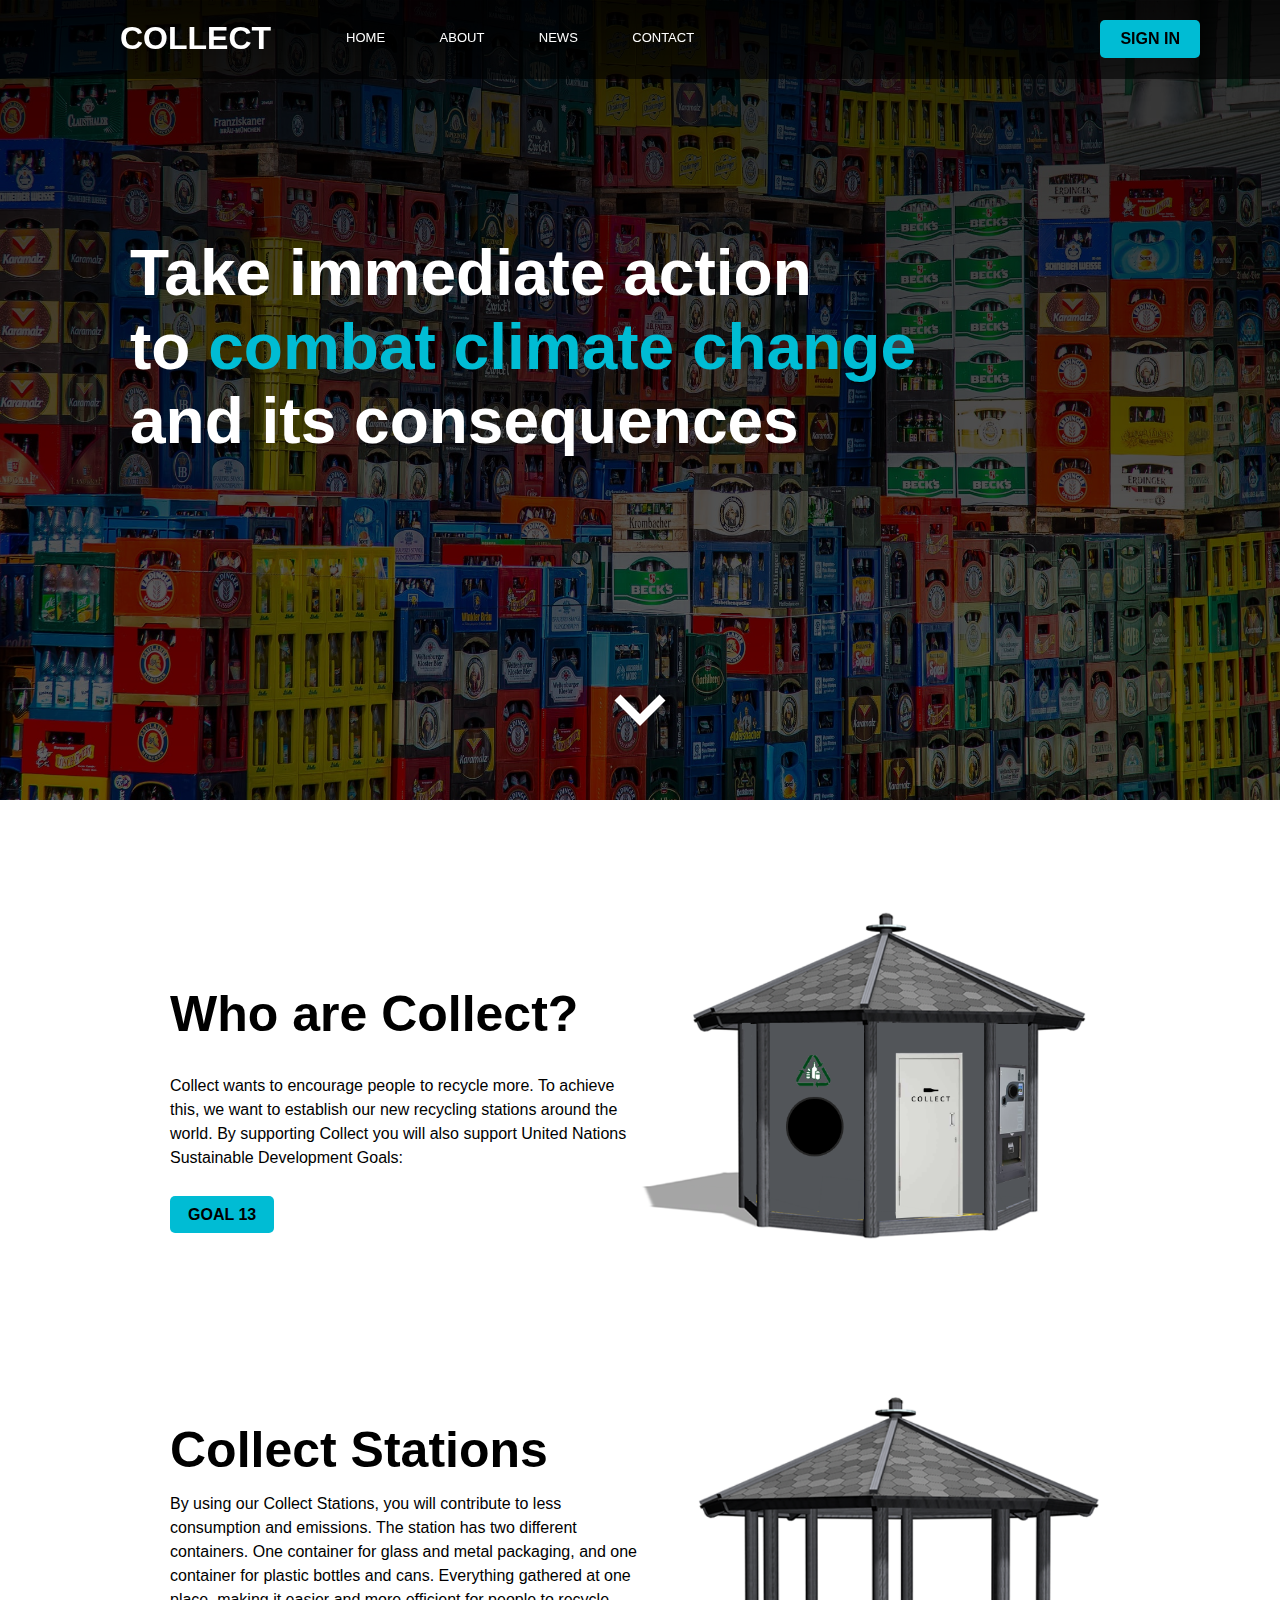
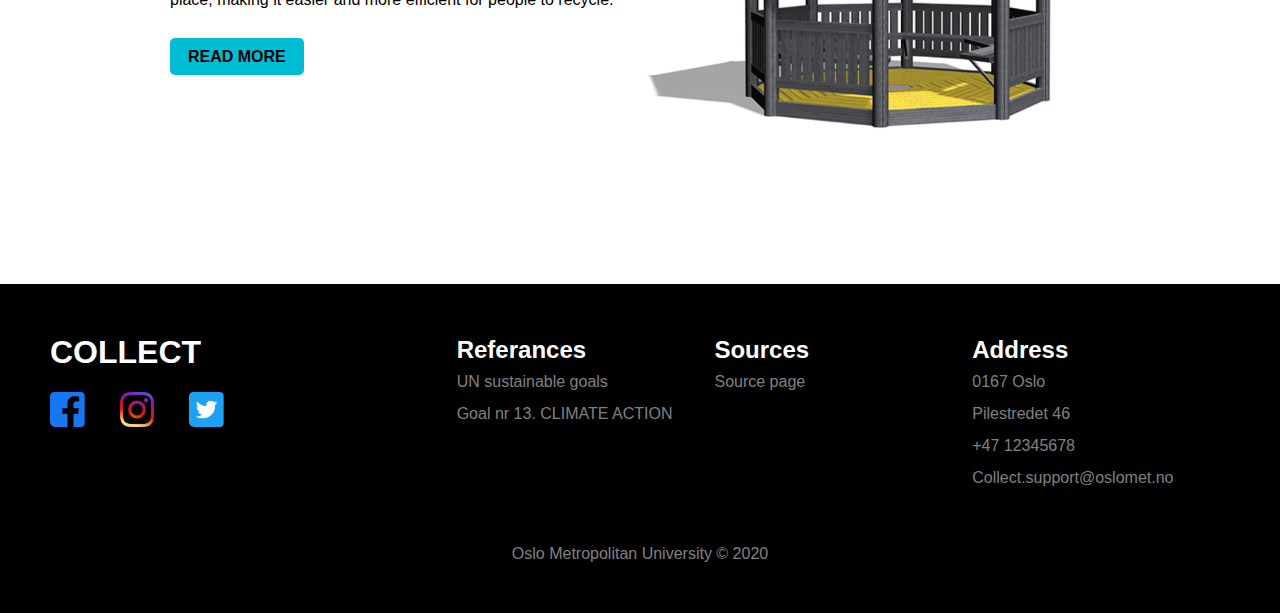
<file: index.html>
<!DOCTYPE html>
<html lang="en">
  <head>
    <meta charset="UTF-8">
    <title>COLLECT - HOME</title>
    <meta name ="viewport" content="width=device-width,initial-scale=1">
    <link rel="stylesheet" href="style.css">
  </head>
  <body>
    <div class="hero">
    <div class="nav-bar">
      <div class="nav-logo">
        <a href="index.html" style="text-decoration:none"><h1>COLLECT</h1></a>
        </div>
            <div class="nav-links" id="nav-links">
                <img src="close_36dp.png" class="fa fa-close" alt="close" onclick="closeMenu()" onkeypress="closeMenu()">
              <ul>
                <a href="index.html"><li>HOME</li></a>
                <a href="about.html"><li>ABOUT</li></a>
                <a href="News.html"><li>NEWS</li></a>
                <a href="Contact.html"><li>CONTACT</li></a>
              </ul>
              <a href="SignIn.html" style="text-decoration:none" class="btn">SIGN IN</a>
            </div>
          <img src="menu_36dp.png" class="fa fa-bars" alt="menu" onclick="showMenu()" onkeypress="showMenu()">
        </div>
        <div class="banner-title">
          <br>
          <br>
          <h1>Take immediate action<br> to <span>combat climate change</span> <br>and its consequences</h1>
        </div>
      <div class = "Arrow-down">
        <a href="#etterArrow"><img class="Arrow-downWhite" src="expand_more-white-48dp.svg" alt="arrow down" ></a>
      </div>
      <div id="etterArrow">
      </div>
      </div>

            <br><br><br><br>
          <div class="wrapper">
      <a id="explore"></a> <article class="img-info">
        <h2>Who are Collect?</h2>
        <br>
        <p>Collect wants to encourage people to recycle more. To achieve this, we want to establish our new recycling stations
          around the world. By supporting Collect you will also support United Nations Sustainable Development Goals: </p>
          <br><br>
          <a href="https://www.un.org/sustainabledevelopment/climate-change/" style="text-decoration:none"  class="btnUN">GOAL 13</a>
        <br><br><br><br>
      </article>
      <img class="img-Collect" src="Collect.jpg" alt="collect">
      <article class="img-info2">
        <h2>Collect Stations</h2>
        <p>By using our Collect Stations, you will contribute to less consumption and emissions. The station has two different
          containers. One container for glass and metal packaging, and one container for plastic bottles and cans. Everything gathered at one place, making it easier and more efficient for people to recycle. </p>
          <br><br>
        <a href="about.html#section2" style="text-decoration:none" class="moreBtn">READ MORE</a>
      </article>
      <img class="img-utehus" src="utehus2.png" alt="Recycle med flere folk">
    </div>
    <br>
        <div id="section2">
          <div class="container">
            <div class="contactInfo">
              <div class="box">
                  <div class="text">
                    <p>&nbsp;</p>
                 </div>
               </div>
             </div>
           </div>
      </div>
      <footer class="footeren">
        <div class="venste-footer">
          <a href="index.html" style="text-decoration: none"><h1>COLLECT</h1></a>
        <div class="sosiale">
          <a href="https://www.facebook.com/"><img src="facebook-icon.jpg" alt="facebook"></a>
          <a href="https://www.instagram.com/"><img src="insta-icon.png" alt="instagram"></a>
          <a href="https://twitter.com/"><img src="twitter-icon.png" alt="twitter"></a>
        </div>
        </div>
        <ul class="høyre-footer">
          <li>
            <h2>Referances</h2>
            <ul class="box-footer">
              <li><a href="https://www.un.org/sustainabledevelopment/">UN sustainable goals</a></li>
              <li><a href="https://www.un.org/sustainabledevelopment/climate-change/">Goal nr 13. CLIMATE ACTION</a></li>
            </ul>
          </li>
          <li class="tillegg-footer">
            <h2>Sources</h2>
            <ul class="box-footer">
              <li><a href="sources.html">Source page</a></li>
            </ul>
          </li>
          <li>
            <h2>Address</h2>
            <ul class="box-footer">
              <li><a href="https://www.google.com/maps/place/OsloMet/@59.921084,10.7333234,15z/data=!4m5!3m4!1s0x0:0xd56463578e04ce80!8m2!3d59.921084!4d10.7333234"> 0167 Oslo</a></li>
              <li><a href="https://www.google.com/maps/place/OsloMet/@59.921084,10.7333234,15z/data=!4m5!3m4!1s0x0:0xd56463578e04ce80!8m2!3d59.921084!4d10.7333234">Pilestredet 46</a></li>
              <li><a href="+4712345678">+47 12345678</a></li>
              <li><a href="https://mail.google.com/">Collect.support@oslomet.no</a></li>
            </ul>
          </li>
        </ul>
        <div class="bunn-footer">
          <p>Oslo Metropolitan University &copy; 2020</p>
        </div>
      </footer>

<script>
  var show = document.getElementById("nav-links");
  function showMenu(){
    show.style.top = "0";
  }
  function closeMenu(){
    show.style.top = "-500px";
  }

</script>
  </body>
</html>
</file>
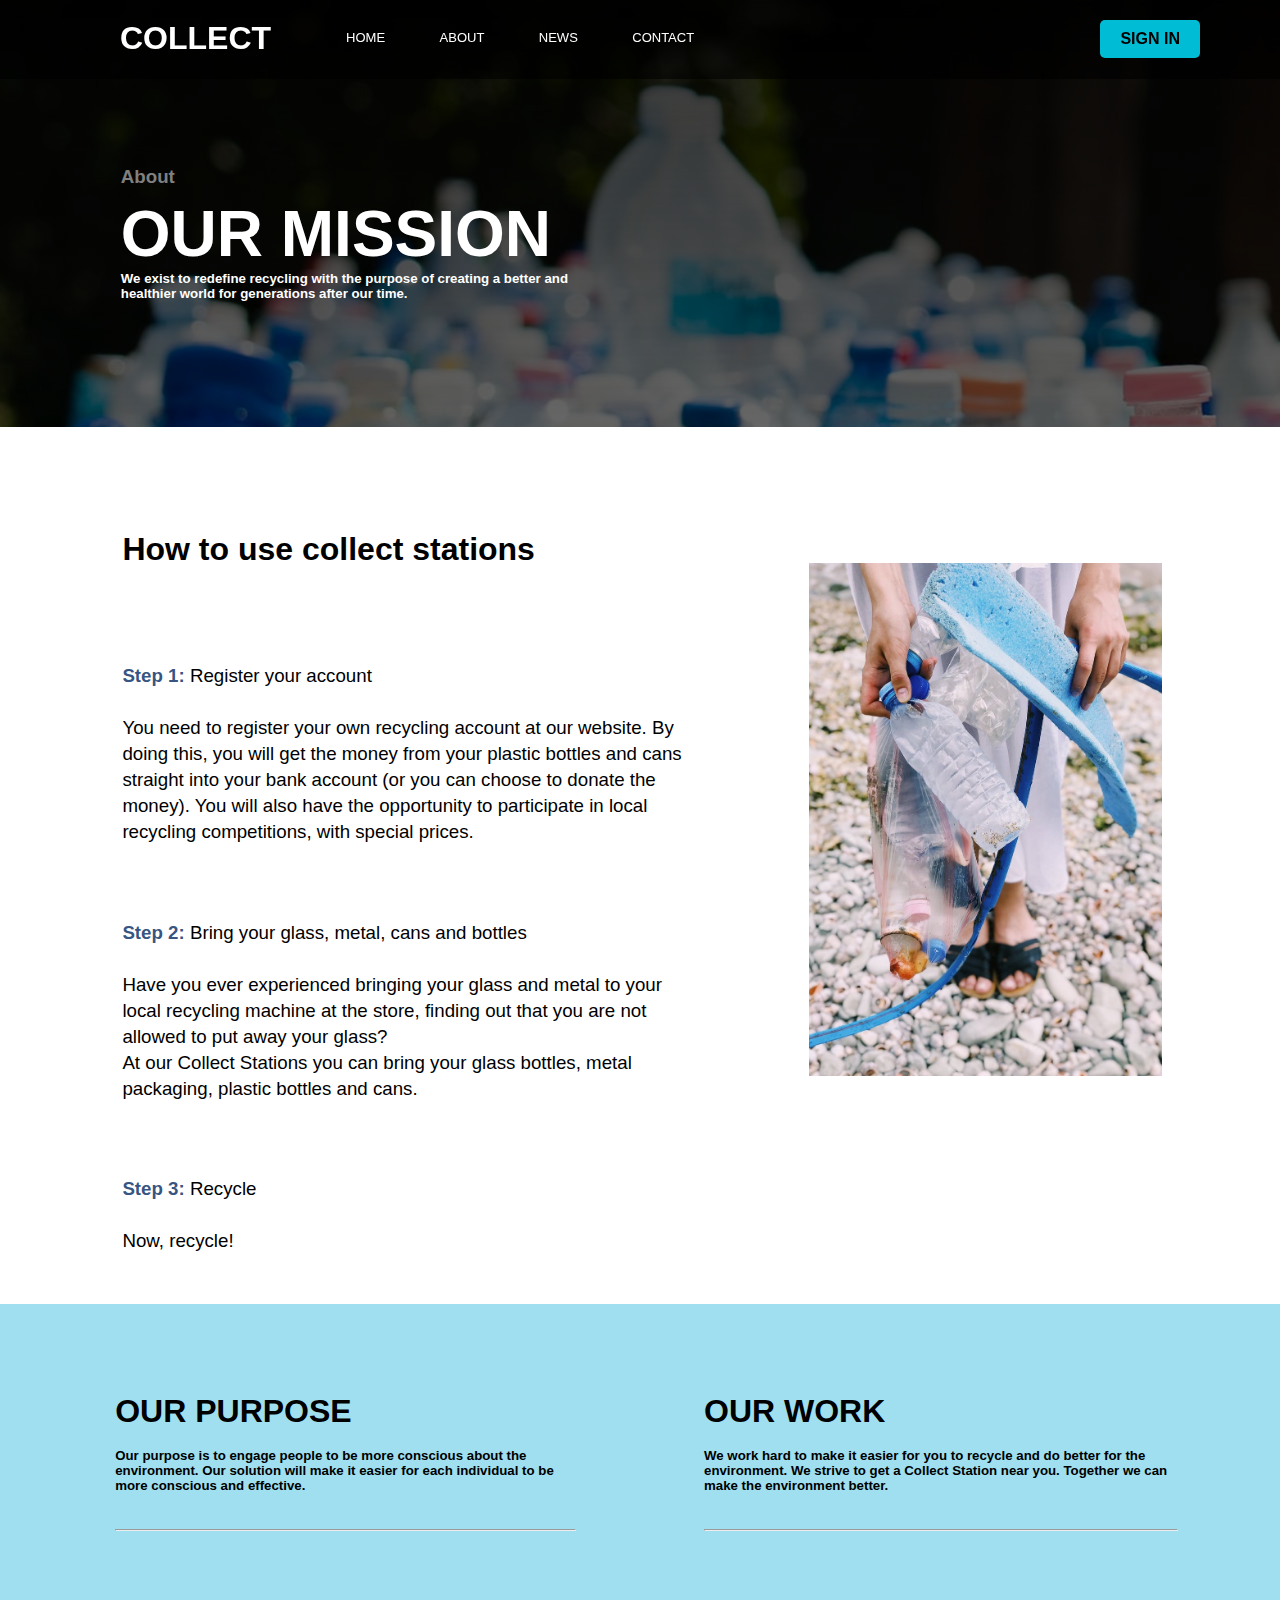
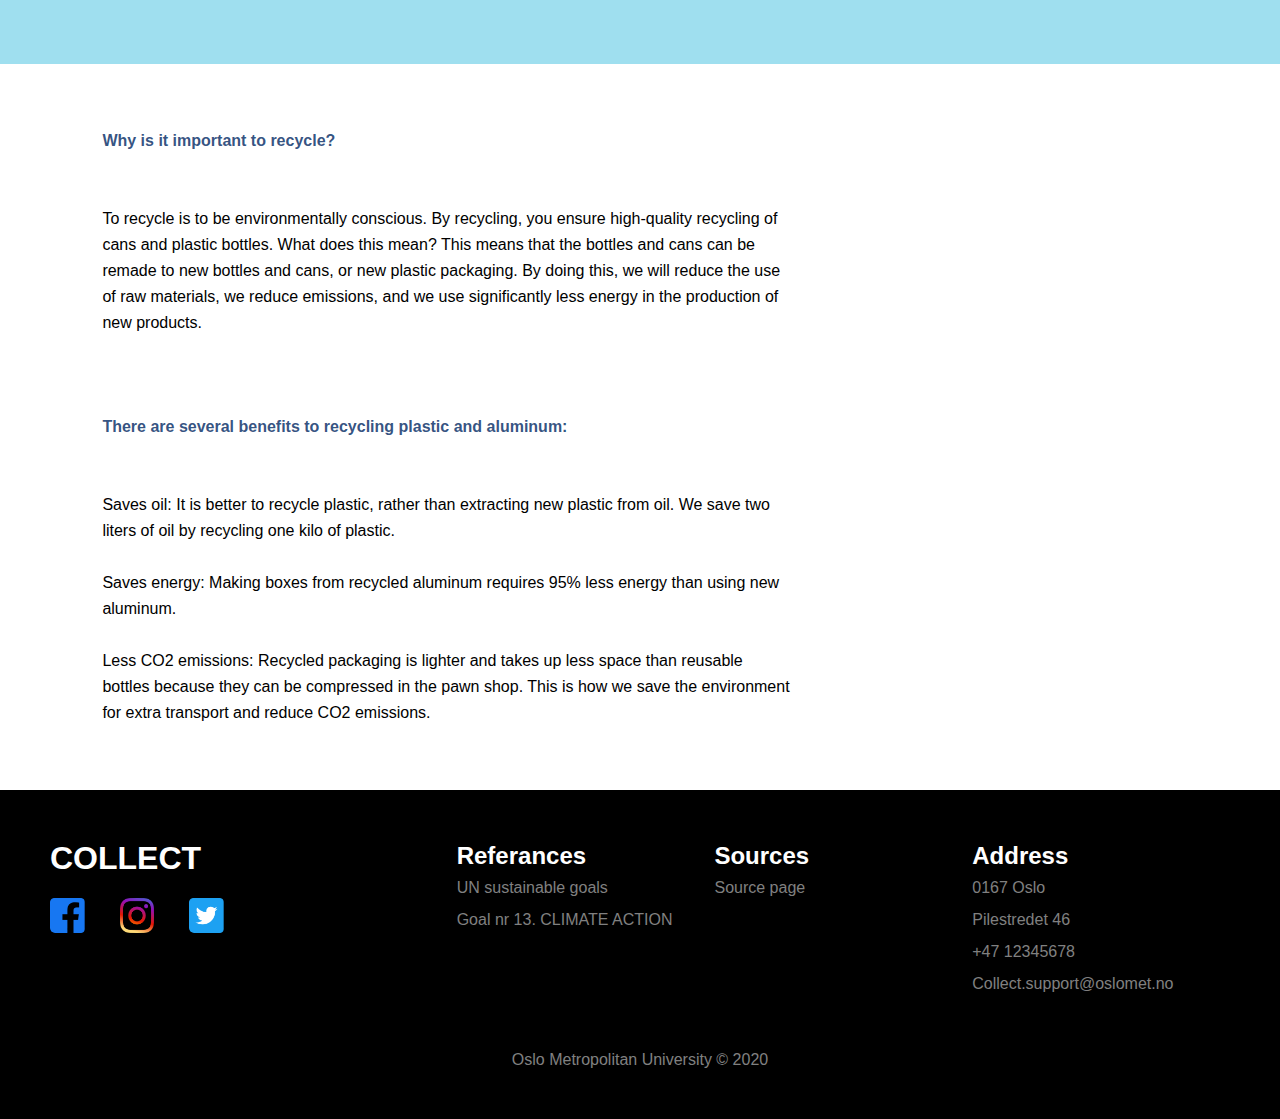
<file: about.html>
<!DOCTYPE html>
<html lang="en">
  <head>
    <meta charset="UTF-8">
    <title>COLLECT - ABOUT</title>
    <meta name ="viewport" content="width=device-width,initial-scale=1">
    <link rel="stylesheet" href="About style.css">
  </head>
  <body>
    <div class="nav-bar">
      <div class="nav-logo">
        <a href="index.html" style="text-decoration:none"><h1>COLLECT</h1></a>
      </div>
      <div class="nav-links" id="nav-links">
        <img src="close_36dp.png" class="fa fa-close" alt="close" onclick="closeMenu()" onkeypress="closeMenu()">
      <ul>
        <a href="index.html"><li>HOME</li></a>
        <a href="about.html"><li>ABOUT</li></a>
        <a href="News.html"><li>NEWS</li></a>
        <a href="Contact.html"><li>CONTACT</li></a>
      </ul>
      <a href="SignIn.html" style="text-decoration:none" class="btn">SIGN IN</a>
    </div>
  <img src="menu_36dp.png" class="fa fa-bars" alt="menu" onclick="showMenu()" onkeypress="showMenu()">
</div>
    <div id="section3">
      <div class="box1">
        <div class="about">
          <div class="mission">
            <br>
            <h3>About</h3>
            <h1>OUR MISSION</h1>
            <h5>
              We exist to redefine recycling with the purpose of creating a better and healthier world for generations after
              our time.
            </h5>

          </div>
        </div>
      </div>
    </div>

    <div id="section2">
      
      <div class="container">
        
        <div class="contactInfo">
          <div class="box">
              <div class="text">
                <h1>How to use collect stations</h1><br><br><br>
                  
                  <h3><span class="bold-text">Step 1:</span> Register your account<br><br>
                  You need to register your own recycling account at our website. By doing this, you will get the money from your plastic bottles and cans 
                  straight into your bank account (or you can choose to donate the money). You will also have the opportunity to participate in local recycling 
                  competitions, with special prices.<br><br><br>
                  </h3>
      
                  <h3>
                  <span class="bold-text">Step 2:</span> Bring your glass, metal, cans and bottles<br><br>
                  Have you ever experienced bringing your glass and metal to your local recycling machine at the store, finding out that you are not allowed to 
                  put away your glass?<br>
                  At our Collect Stations you can bring your glass bottles, metal packaging, plastic bottles and cans. <br><br><br>
                  </h3>

                  <h3>
                  <span class="bold-text">Step 3:</span> Recycle<br><br>
                  Now, recycle!
      
                  </h3>
              </div>
            </div>
        </div>
       <img class="imgSec2" src="fakkaplaast.jpeg" alt=""> 
      </div>
    </div>
    <div id="section4">
      <div class="box2">
        <div id="about2">
          <div class="purpose">
            <h1>OUR PURPOSE</h1><br>
            <h5> Our purpose is to engage people to be more conscious about the environment. Our solution will make it easier for each individual to be more conscious and effective.
            </h5>
            <br><br>
            <hr>
          </div>
        </div>
      </div>
      <div class="box3">
        <div id="about3">
          <div class="work">
            <h1>OUR WORK</h1><br>
            <h5>We work hard to make it easier for you to recycle and do better for the environment. We strive to get a Collect Station near you. Together we can make the environment better.
            </h5>
            <br><br>
            <hr>
          </div>
        </div>
      </div>
    </div>
    <div id="section5">
      <div class="box4">
        <div class="aboutText">
          <p>
            <strong><span class="bold-text">Why is it important to recycle?</span></strong><br><br><br>

                  To recycle is to be environmentally conscious. By recycling, you ensure high-quality recycling of cans 
                  and plastic bottles. What does this mean? This means that the bottles and cans can be remade to new bottles 
                  and cans, or new plastic packaging. By doing this, we will reduce the use of raw materials, we reduce 
                  emissions, and we use significantly less energy in the production of new products. <br><br><br><br>

                  <strong><span class="bold-text">There are several benefits to recycling plastic and aluminum:</span></strong> <br><br><br>


                  Saves oil: It is better to recycle plastic, rather than extracting new plastic from oil. 
                  We save two liters of oil by recycling one kilo of plastic.<br><br>

                  Saves energy: Making boxes from recycled aluminum requires 95% less energy than using new aluminum.<br><br>

                  Less CO2 emissions: Recycled packaging is lighter and takes up less space than reusable bottles 
                  because they can be compressed in the pawn shop. This is how we save the environment for extra 
                  transport and reduce CO2 emissions.<br>
          </p>
        </div>
      </div>
    </div>
      <footer class="footeren">
        <div class="venste-footer">
          <a href="index.html" style="text-decoration: none"><h1>COLLECT</h1></a>
          <div class="sosiale">
            <a href="https://www.facebook.com/"><img src="facebook-icon.jpg" alt="facebook"></a>
            <a href="https://www.instagram.com/"><img src="insta-icon.png" alt="instagram"></a>
            <a href="https://twitter.com/"><img src="twitter-icon.png" alt="twitter"></a>
          </div>
        </div>
        <ul class="høyre-footer">
          <li>
            <h2>Referances</h2>
            <ul class="box-footer">
              <li><a href="https://www.un.org/sustainabledevelopment/">UN sustainable goals</a></li>
              <li><a href="https://www.un.org/sustainabledevelopment/climate-change/">Goal nr 13. CLIMATE ACTION</a></li>
            </ul>
          </li>
          <li class="tillegg-footer">
            <h2>Sources</h2>
            <ul class="box-footer">
              <li><a href="sources.html">Source page</a></li>
            </ul>
          </li>
          <li>
            <h2>Address</h2>
            <ul class="box-footer">
              <li><a href="https://www.google.com/maps/place/OsloMet/@59.921084,10.7333234,15z/data=!4m5!3m4!1s0x0:0xd56463578e04ce80!8m2!3d59.921084!4d10.7333234"> 0167 Oslo</a></li>
              <li><a href="https://www.google.com/maps/place/OsloMet/@59.921084,10.7333234,15z/data=!4m5!3m4!1s0x0:0xd56463578e04ce80!8m2!3d59.921084!4d10.7333234">Pilestredet 46</a></li>
              <li><a href="+4712345678">+47 12345678</a></li>
              <li><a href="https://mail.google.com/">Collect.support@oslomet.no</a></li>
            </ul>
          </li>
        </ul>
        <div class="bunn-footer">
          <p>Oslo Metropolitan University &copy; 2020</p>
        </div>
      </footer>

<script>

  var show = document.getElementById("nav-links");
  function showMenu(){
    show.style.top = "0";
  }
  function closeMenu(){
    show.style.top = "-500px";
  } 
</script>
  </body>
</html>
</file>
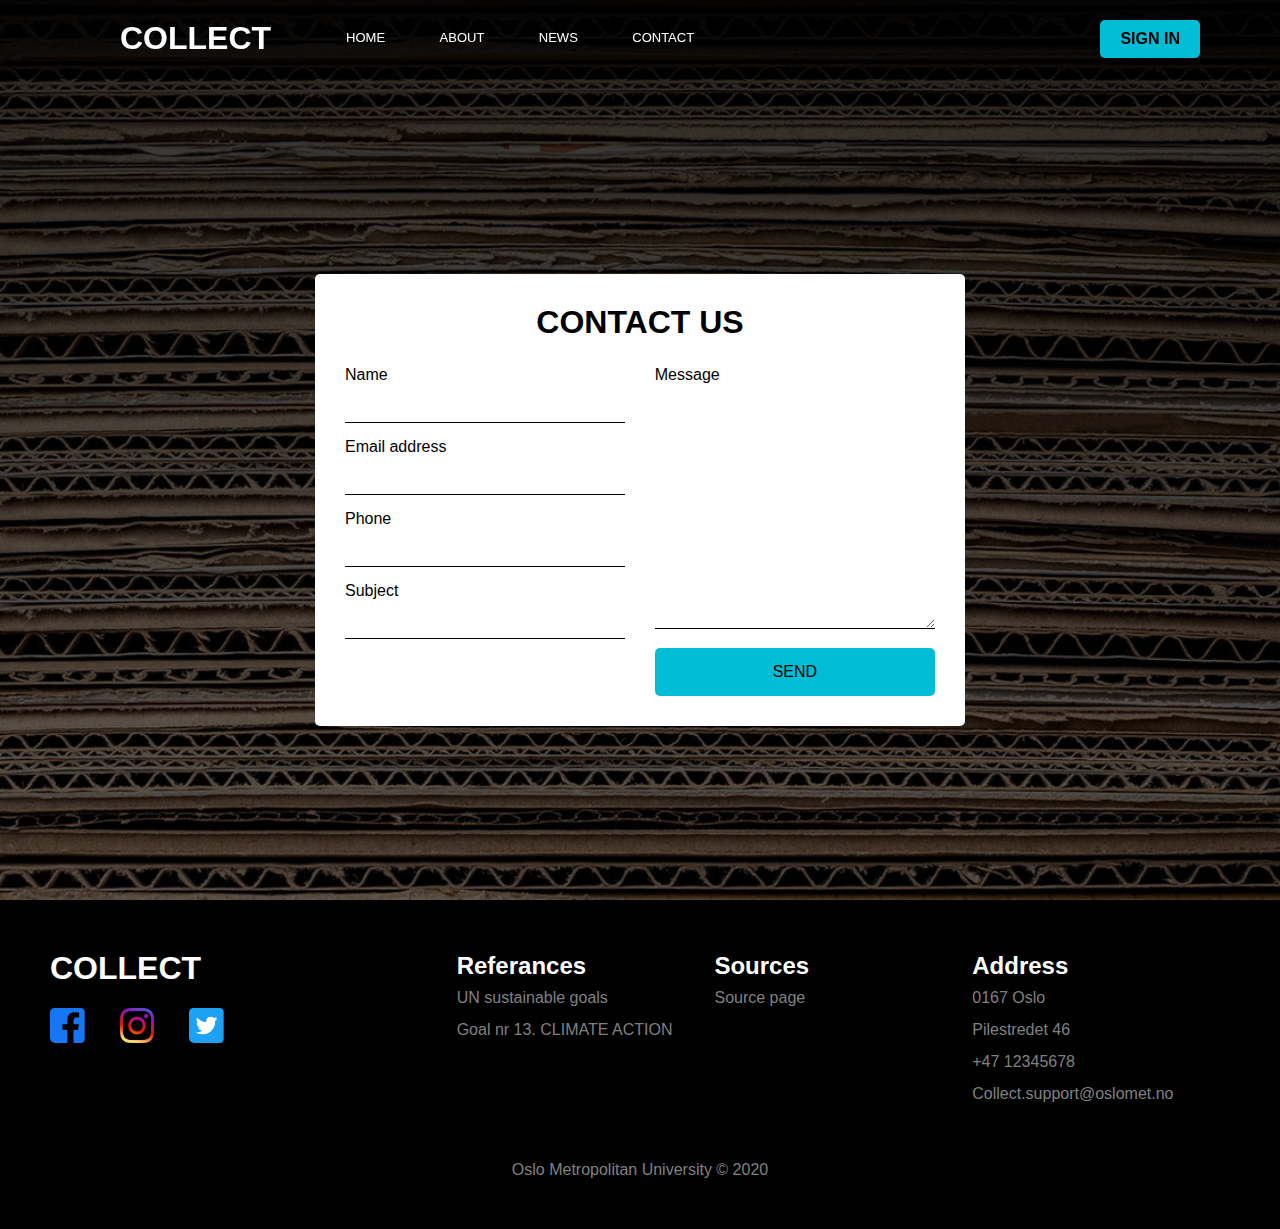
<file: Contact.html>
<!DOCTYPE html>
<html lang="en">
<head>
    <meta charset="UTF-8">
    <meta name="viewport" content="width=device-width, initial-scale=1.0">
    <title>COLLECT - CONTACT US</title>
    <link rel="stylesheet" href="contactstyle.css">
</head>
<body>
  <!--NAVBAR-->
  <div class="hero">
  <div class="nav-bar">
    <div class="nav-logo">
      <a href="index.html" style="text-decoration:none"><h1>COLLECT</h1></a>
      </div>
      <div class="nav-links" id="nav-links">
        <img src="close_36dp.png" class="fa fa-close" alt="close" onclick="closeMenu()" onkeypress="closeMenu()">
      <ul>
        <a href="index.html"><li>HOME</li></a>
        <a href="about.html"><li>ABOUT</li></a>
        <a href="News.html"><li>NEWS</li></a>
        <a href="Contact.html"><li>CONTACT</li></a>
      </ul>
      <a href="SignIn.html" style="text-decoration:none" class="btn">SIGN IN</a>
    </div>
  <img src="menu_36dp.png" class="fa fa-bars" alt="menu" onclick="showMenu()" onkeypress="showMenu()">
</div>

  <!--CONTENT-->
<div class="wrapper">
  <div class="title">
    <h1>CONTACT US</h1>
  </div>
  <div class="contactform">
    <div class="input-fields">
      <label for="name">Name</label>
      <input type="text" class="input"  name="name" id="name" placeholder="">

      <label for="email">Email address</label>
      <input type="text" class="input"  name="email" id="email" placeholder="">

      <label for="phone">Phone</label>
      <input type="text" class="input" name="phone" id="phone" placeholder="">

      <label for="subject">Subject</label>
      <input type="text" class="input" name="subject" id="subject" placeholder="">
    </div>
    <div class="message">
      <label for="message">Message</label>
      <textarea title="message" name="message" id="message" placeholder=""></textarea>
      <div class="button">Send</div>
    </div>
  </div>
</div>
</div>
  <footer class="footeren">
      <div class="venste-footer">
          <a href="index.html" style="text-decoration: none"><h1>COLLECT</h1></a>
          <div class="sosiale">
              <a href="https://www.facebook.com/"><img src="facebook-icon.jpg" alt="facebook"></a>
              <a href="https://www.instagram.com/"><img src="insta-icon.png" alt="instagram"></a>
              <a href="https://twitter.com/"><img src="twitter-icon.png" alt="twitter"></a>
          </div>
      </div>
      <ul class="høyre-footer">
          <li>
              <h2>Referances</h2>
              <ul class="box-footer">
                  <li><a href="https://www.un.org/sustainabledevelopment/">UN sustainable goals</a></li>
                  <li><a href="https://www.un.org/sustainabledevelopment/climate-change/">Goal nr 13. CLIMATE ACTION</a></li>
              </ul>
          </li>
          <li class="tillegg-footer">
              <h2>Sources</h2>
              <ul class="box-footer">
                  <li><a href="sources.html">Source page</a></li>
              </ul>
          </li>
          <li>
              <h2>Address</h2>
              <ul class="box-footer">
                  <li><a href="https://www.google.com/maps/place/OsloMet/@59.921084,10.7333234,15z/data=!4m5!3m4!1s0x0:0xd56463578e04ce80!8m2!3d59.921084!4d10.7333234"> 0167 Oslo</a></li>
                  <li><a href="https://www.google.com/maps/place/OsloMet/@59.921084,10.7333234,15z/data=!4m5!3m4!1s0x0:0xd56463578e04ce80!8m2!3d59.921084!4d10.7333234">Pilestredet 46</a></li>
                  <li><a href="+4712345678">+47 12345678</a></li>
                  <li><a href="https://mail.google.com/">Collect.support@oslomet.no</a></li>
              </ul>
          </li>
      </ul>
      <div class="bunn-footer">
          <p>Oslo Metropolitan University &copy; 2020</p>
      </div>
  </footer>

<!--FOOTER-->
        <script>
            var show = document.getElementById("nav-links");
            function showMenu(){
                show.style.top = "0";
            }
            function closeMenu(){
                show.style.top = "-500px";
            }
        </script>
</body>
</html>
</file>
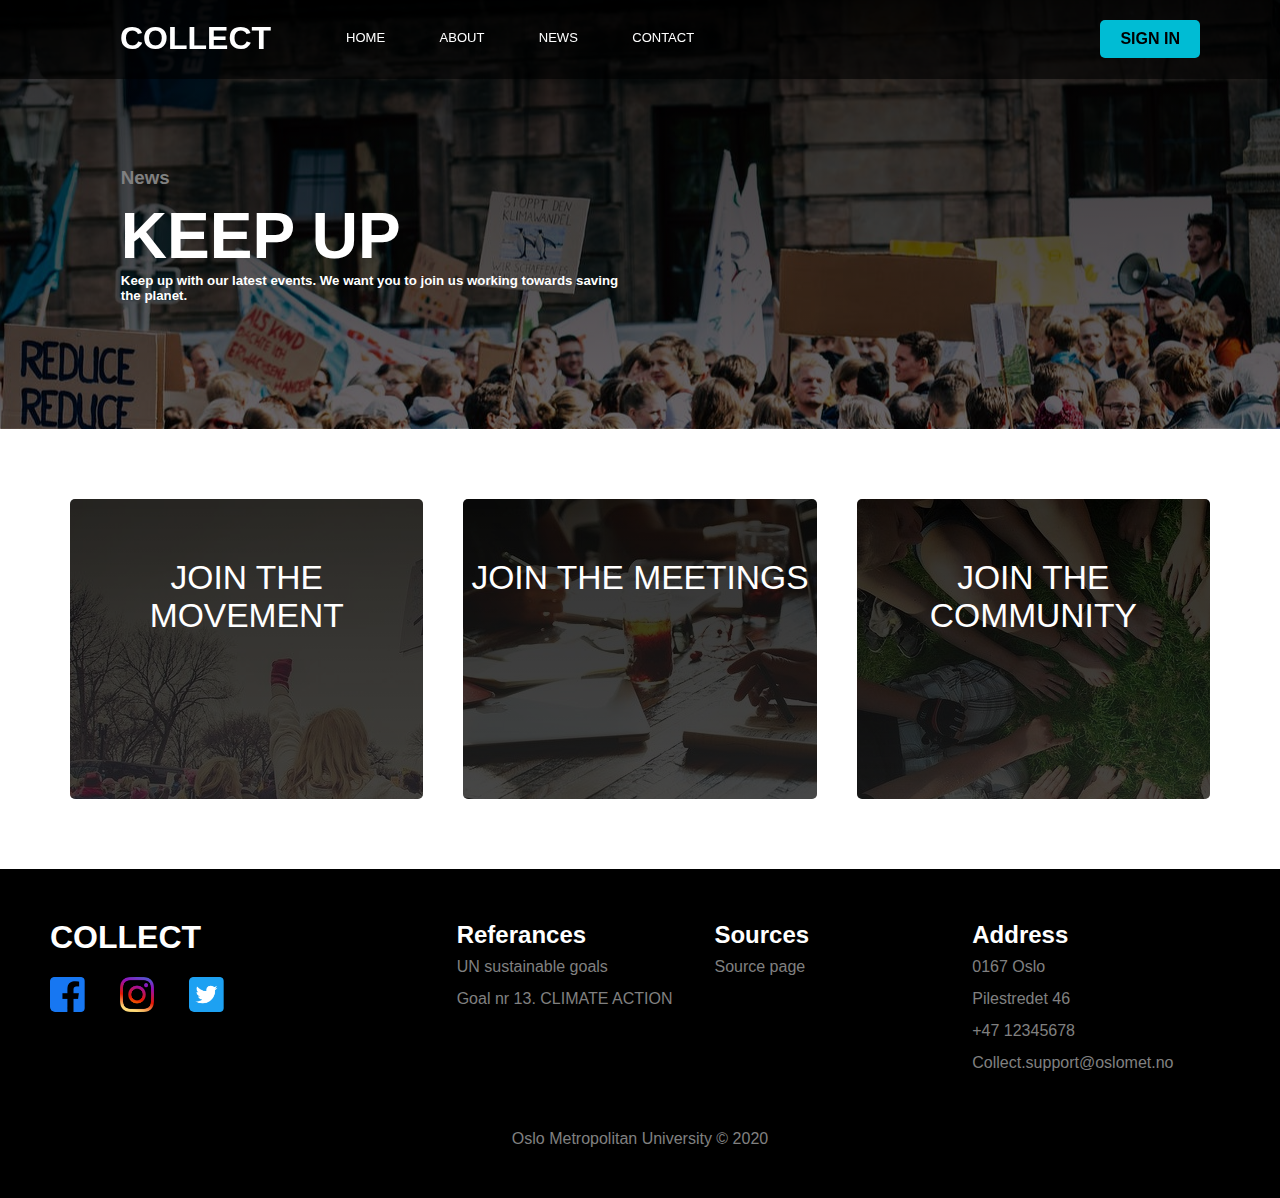
<file: News.html>
<!DOCTYPE html>
<html lang="en">
<head>
  <meta charset="UTF-8">
  <title>COLLECT - NEWS</title>
  <meta name ="viewport" content="width=device-width,initial-scale=1">
  <link rel="stylesheet" href="News style.css">
</head>
<body>
<div class="nav-bar">
  <div class="nav-logo">
    <a href="index.html" style="text-decoration:none"><h1>COLLECT</h1></a>
  </div>
  <div class="nav-links" id="nav-links">
    <img src="close_36dp.png" class="fa fa-close" alt="close" onclick="closeMenu()" onkeypress="closeMenu()">
  <ul>
    <a href="index.html"><li>HOME</li></a>
    <a href="about.html"><li>ABOUT</li></a>
    <a href="News.html"><li>NEWS</li></a>
    <a href="Contact.html"><li>CONTACT</li></a>
  </ul>
  <a href="SignIn.html" style="text-decoration:none" class="btn">SIGN IN</a>
</div>
<img src="menu_36dp.png" class="fa fa-bars" alt="menu" onclick="showMenu()" onkeypress="showMenu()">
</div>
<div id="section3">
  <div class="box1">
    <div class="about">
      <div class="mission">
        <br>
        <h3>News</h3>
        <h1>KEEP UP</h1>
        <h5>
          Keep up with our latest events. We want you to join us working towards saving the planet.
        </h5>

      </div>
    </div>
  </div>
  <div class="containeren">
    <div class="rowen">
      <div class="images" id="img1">
        <img src="protest.jpg" alt="Protest">
        <div class="detaljer">
          <div class="detaljer" id="det1">
          <h2>JOIN THE <strong> MOVEMENT </strong></h2>
            <p>Join us as we work towards a better world. Don't be afraid to speak up! <br> <br> <strong><a href="SignIn.html" style="text-decoration: none"> SIGN IN </a></strong></p>
  
        </div>
        </div>
       
      </div>
      <div class="images" id="img2">
        <img src="meeting.jpg" alt="Meeting">
        <div class="detaljer" id="det2">
          <h2>JOIN THE <strong>MEETINGS</strong> </h2>
          <p>Join us at our meetings. Discussing important topics on climate change! <br> <br> <strong><a href="SignIn.html" style="text-decoration: none"> SIGN IN </a></strong></p>
        </div>
      </div>
      <div class="images" id="img3">
        <img src="community.jpg" alt="Community">
        <div class="detaljer" id="det3">
          <h2>JOIN THE <strong>COMMUNITY</strong></h2>
          <p>Join our community. Connect with other people and work together! <br> <br> <strong><a href="SignIn.html" style="text-decoration: none"> SIGN IN </a></strong></p>
          </div>
      </div>
    </div>
  </div>
</div>

<div>
</div>
<footer class="footeren">
  <div class="venste-footer">
    <a href="index.html" style="text-decoration: none"><h1>COLLECT</h1></a>
  <div class="sosiale">
    <a href="https://www.facebook.com/"><img src="facebook-icon.jpg" alt="facebook"></a>
    <a href="https://www.instagram.com/"><img src="insta-icon.png" alt="instagram"></a>
    <a href="https://twitter.com/"><img src="twitter-icon.png" alt="twitter"></a>
  </div>
  </div>
  <ul class="høyre-footer">
    <li>
      <h2>Referances</h2>
      <ul class="box-footer">
        <li><a href="https://www.un.org/sustainabledevelopment/">UN sustainable goals</a></li>
        <li><a href="https://www.un.org/sustainabledevelopment/climate-change/">Goal nr 13. CLIMATE ACTION</a></li>
      </ul>
    </li>
    <li class="tillegg-footer">
      <h2>Sources</h2>
      <ul class="box-footer">
        <li><a href="sources.html">Source page</a></li>
      </ul>
    </li>
    <li>
      <h2>Address</h2>
      <ul class="box-footer">
        <li><a href="https://www.google.com/maps/place/OsloMet/@59.921084,10.7333234,15z/data=!4m5!3m4!1s0x0:0xd56463578e04ce80!8m2!3d59.921084!4d10.7333234"> 0167 Oslo</a></li>
        <li><a href="https://www.google.com/maps/place/OsloMet/@59.921084,10.7333234,15z/data=!4m5!3m4!1s0x0:0xd56463578e04ce80!8m2!3d59.921084!4d10.7333234">Pilestredet 46</a></li>
        <li><a href="+4712345678">+47 12345678</a></li>
        <li><a href="https://mail.google.com/">Collect.support@oslomet.no</a></li>
      </ul>
    </li>
  </ul>
  <div class="bunn-footer">
    <p>Oslo Metropolitan University &copy; 2020</p>
  </div>
</footer>
<script>
  var show = document.getElementById("nav-links");
  function showMenu(){
    show.style.top = "0";
  }
  function closeMenu(){
    show.style.top = "-500px";
  }

  
  var img1 = document.getElementById("img1");
  var img2 = document.getElementById("img2");
  var img3 = document.getElementById("img3");

  var det1 = document.getElementById("det1");
  var det2 = document.getElementById("det2");
  var det3 = document.getElementById("det3");
  
  var mer1 = document.getElementById("mer1");
  var mer2 = document.getElementById("mer2");
  var mer3 = document.getElementById("mer3");
  
  img1.onclick = function(){
      det1.innerHTML = " <h2>JOIN THE <a>MOVEMENT</a></h2>";
      det1.innerHTML += "<p>Join us as we work towards a better world. Don't be afraid to speak up! <br> <br> <strong><a href=\"SignIn.html\" style=\"text-decoration: none\"> SIGN IN </a></strong></p>";
     

     
      
  }
  img2.onclick = function(){
      det2.innerHTML = "<h2>JOIN THE <a>MEETINGS</a></h2>";
      det2.innerHTML += "<p>Join us at our meetings. Discussing important topics on climate change! <br> <br> <strong><a href=\"SignIn.html\" style=\"text-decoration: none\"> SIGN IN </a></strong></p>";
  

  
  }
  img3.onclick = function(){
      det3.innerHTML = "<h2>JOIN THE <a>COMMUNITY</a></h2>";
      det3.innerHTML += "<p>Join our community. Connect with other people and work together! <br> <br> <strong><a href=\"SignIn.html\" style=\"text-decoration: none\"> SIGN IN </a></strong></p>";
 

     
  }
  

</script>
</body>
</html>
</file>
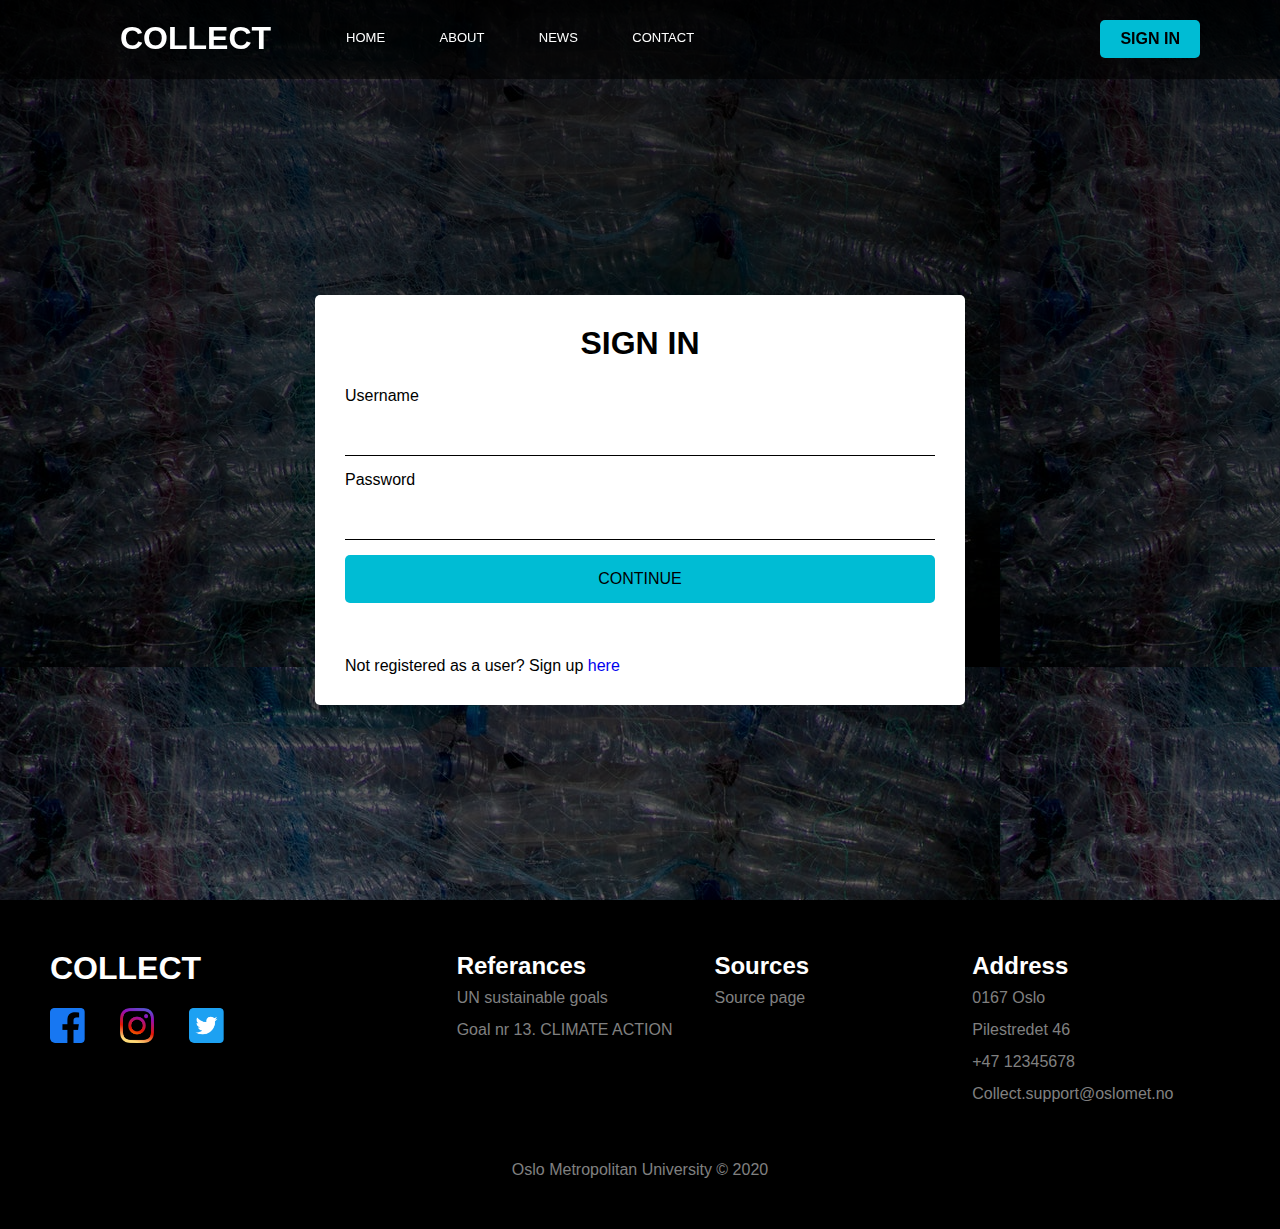
<file: SignIn.html>
<!DOCTYPE html>
<html lang="en">
<head>
    <meta charset="UTF-8">
    <meta name="viewport" content="width=device-width, initial-scale=1.0">
    <title>COLLECT - SIGN IN</title>
    <link rel="stylesheet" href="SignIn style.css">
</head>
<body>

  <!--NAVBAR-->
  <div class="hero">
  <div class="nav-bar">
    <div class="nav-logo">
      <a href="index.html" style="text-decoration:none"><h1>COLLECT</h1></a>
      </div>
      <div class="nav-links" id="nav-links">
        <img src="close_36dp.png" class="fa fa-close" alt="close" onclick="closeMenu()" onkeypress="closeMenu()">
      <ul>
        <a href="index.html"><li>HOME</li></a>
        <a href="about.html"><li>ABOUT</li></a>
        <a href="News.html"><li>NEWS</li></a>
        <a href="Contact.html"><li>CONTACT</li></a>
      </ul>
      <a href="SignIn.html" style="text-decoration:none" class="btn">SIGN IN</a>
    </div>
  <img src="menu_36dp.png" class="fa fa-bars" alt="menu" onclick="showMenu()" onkeypress="showMenu()">
</div>

  <!--CONTENT-->
<div class="wrapper">
  <div class="title">
    <h1>SIGN IN</h1>
  </div>
  <div class="contactform">
    <div class="input-fields">
      <label for="username">Username</label>
      <input type="text" class="input" name="username" id="username" placeholder=" ">

      <label for="password"> Password</label>
      <input type="text" class="input" name="password" id="password" placeholder=" ">
      <div class="button">Continue</div>
      <br>
      <div class="container">
            <div class="contactForm">
              <br><br>
              <p>Not registered as a user? Sign up <a href="SignUp.html" style="text-decoration:none">here</a></p>
            </div>
      </div>
    </div>
    </div>
  </div>
</div>
      <footer class="footeren">
          <div class="venste-footer">
              <a href="index.html" style="text-decoration: none"><h1>COLLECT</h1></a>
              <div class="sosiale">
                  <a href="https://www.facebook.com/"><img src="facebook-icon.jpg" alt="facebook"></a>
                  <a href="https://www.instagram.com/"><img src="insta-icon.png" alt="instagram"></a>
                  <a href="https://twitter.com/"><img src="twitter-icon.png" alt="twitter"></a>
              </div>
          </div>
          <ul class="høyre-footer">
              <li>
                  <h2>Referances</h2>
                  <ul class="box-footer">
                      <li><a href="https://www.un.org/sustainabledevelopment/">UN sustainable goals</a></li>
                      <li><a href="https://www.un.org/sustainabledevelopment/climate-change/">Goal nr 13. CLIMATE ACTION</a></li>
                  </ul>
              </li>
              <li class="tillegg-footer">
                  <h2>Sources</h2>
                  <ul class="box-footer">
                      <li><a href="sources.html">Source page</a></li>
                  </ul>
              </li>
              <li>
                  <h2>Address</h2>
                  <ul class="box-footer">
                      <li><a href="https://www.google.com/maps/place/OsloMet/@59.921084,10.7333234,15z/data=!4m5!3m4!1s0x0:0xd56463578e04ce80!8m2!3d59.921084!4d10.7333234"> 0167 Oslo</a></li>
                      <li><a href="https://www.google.com/maps/place/OsloMet/@59.921084,10.7333234,15z/data=!4m5!3m4!1s0x0:0xd56463578e04ce80!8m2!3d59.921084!4d10.7333234">Pilestredet 46</a></li>
                      <li><a href="+4712345678">+47 12345678</a></li>
                      <li><a href="https://mail.google.com/">Collect.support@oslomet.no</a></li>
                  </ul>
              </li>
          </ul>
          <div class="bunn-footer">
              <p>Oslo Metropolitan University &copy; 2020</p>
          </div>
      </footer>

<script>
    var show = document.getElementById("nav-links");
    function showMenu(){
        show.style.top = "0";
    }
    function closeMenu(){
        show.style.top = "-500px";
    }
</script>

</body>
</html>
</file>
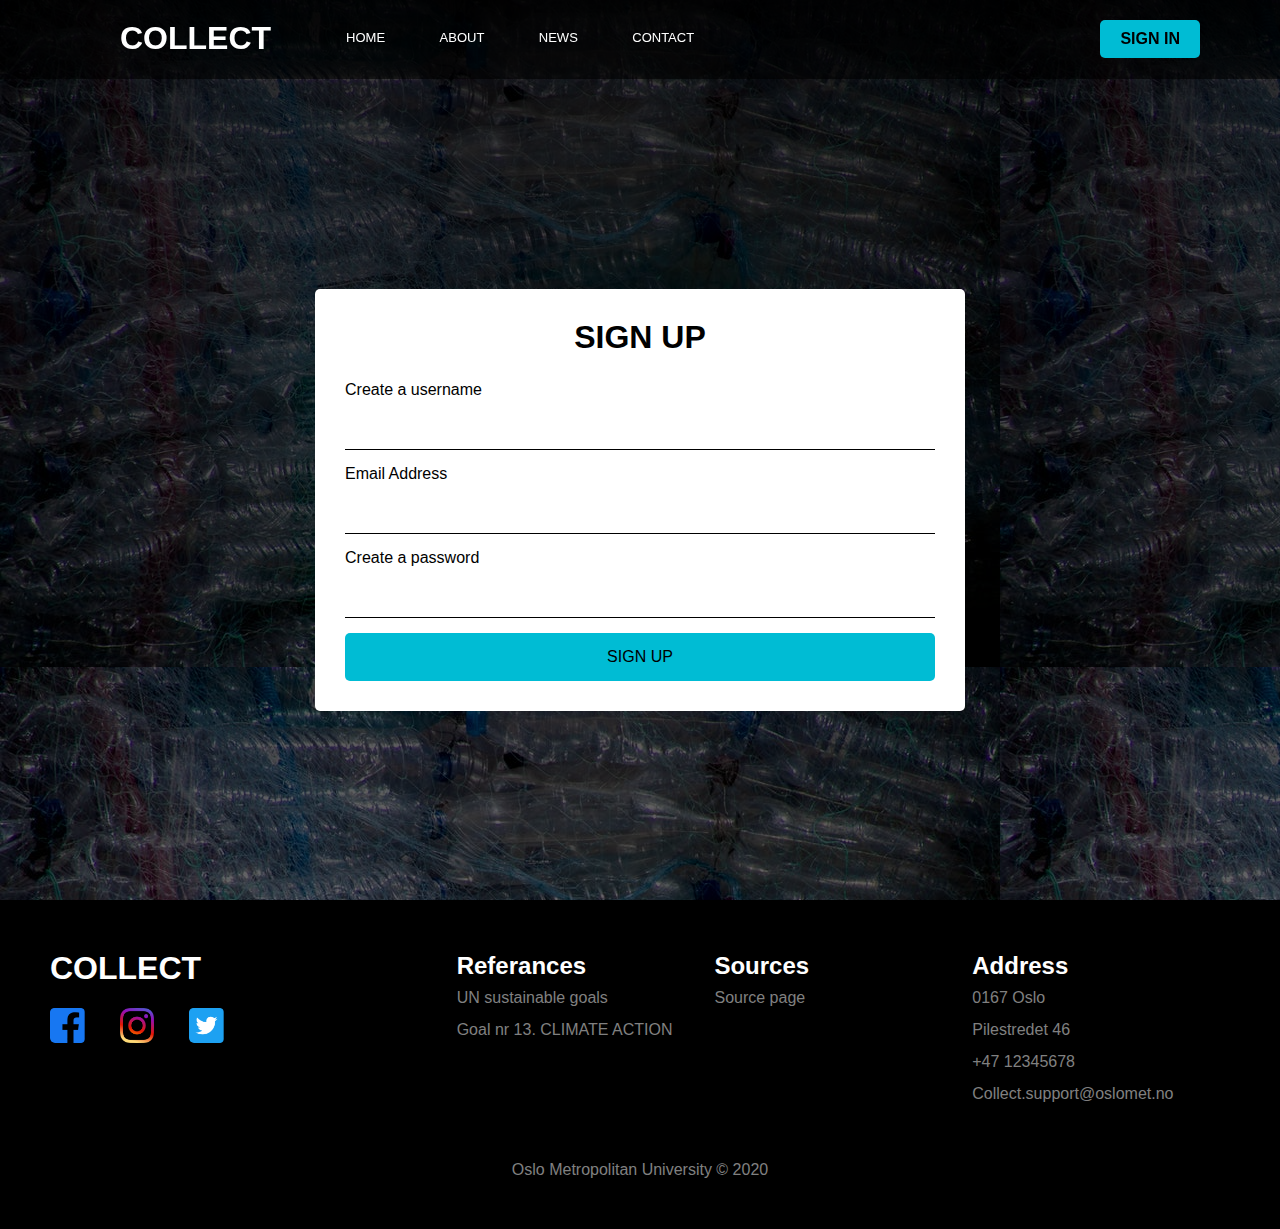
<file: SignUp.html>
<!DOCTYPE html>
<html lang="en">
<head>
    <meta charset="UTF-8">
    <meta name="viewport" content="width=device-width, initial-scale=1.0">
    <title>COLLECT - SIGN UP</title>
    <link rel="stylesheet" href="SignUp style.css">
</head>
<body>
  <div id="page-container"></div>
    <div id="content-wrap">

  <!--NAVBAR-->
  <div class="hero">
  <div class="nav-bar">
    <div class="nav-logo">
      <a href="index.html" style="text-decoration:none"><h1>COLLECT</h1></a>
      </div>
      <div class="nav-links" id="nav-links">
        <img src="close_36dp.png" class="fa fa-close" alt="close" onclick="closeMenu()" onkeypress="closeMenu()">
      <ul>
        <a href="index.html"><li>HOME</li></a>
        <a href="about.html"><li>ABOUT</li></a>
        <a href="News.html"><li>NEWS</li></a>
        <a href="Contact.html"><li>CONTACT</li></a>
      </ul>
      <a href="SignIn.html" style="text-decoration:none" class="btn">SIGN IN</a>
    </div>
  <img src="menu_36dp.png" class="fa fa-bars" alt="menu" onclick="showMenu()" onkeypress="showMenu()">
</div>
  <!--CONTENT-->
<div class="wrapper">
  <div class="title">
    <h1>SIGN UP</h1>
  </div>
  <div class="contactform">
    <div class="input-fields">
      <label for="createname">Create a username</label>
      <input type="text" class="input" name="createname" id="createname" placeholder=" ">

      <label for="email">Email Address</label>
      <input type="text" class="input" name="email" id="email" placeholder=" ">

      <label for="password">Create a password</label>
      <input type="text" class="input" name="Password" id="password" placeholder=" ">
      <div class="button">Sign up</div>
    </div>
    </div>
  </div>
</div>
</div>
      <footer class="footeren">
          <div class="venste-footer">
              <a href="index.html" style="text-decoration: none"><h1>COLLECT</h1></a>
              <div class="sosiale">
                  <a href="https://www.facebook.com/"><img src="facebook-icon.jpg" alt="facebook"></a>
                  <a href="https://www.instagram.com/"><img src="insta-icon.png" alt="instagram"></a>
                  <a href="https://twitter.com/"><img src="twitter-icon.png" alt="twitter"></a>
              </div>
          </div>
          <ul class="høyre-footer">
              <li>
                  <h2>Referances</h2>
                  <ul class="box-footer">
                      <li><a href="https://www.un.org/sustainabledevelopment/">UN sustainable goals</a></li>
                      <li><a href="https://www.un.org/sustainabledevelopment/climate-change/">Goal nr 13. CLIMATE ACTION</a></li>
                  </ul>
              </li>
              <li class="tillegg-footer">
                  <h2>Sources</h2>
                  <ul class="box-footer">
                      <li><a href="sources.html">Source page</a></li>
                  </ul>
              </li>
              <li>
                  <h2>Address</h2>
                  <ul class="box-footer">
                      <li><a href="https://www.google.com/maps/place/OsloMet/@59.921084,10.7333234,15z/data=!4m5!3m4!1s0x0:0xd56463578e04ce80!8m2!3d59.921084!4d10.7333234"> 0167 Oslo</a></li>
                      <li><a href="https://www.google.com/maps/place/OsloMet/@59.921084,10.7333234,15z/data=!4m5!3m4!1s0x0:0xd56463578e04ce80!8m2!3d59.921084!4d10.7333234">Pilestredet 46</a></li>
                      <li><a href="+4712345678">+47 12345678</a></li>
                      <li><a href="https://mail.google.com/">Collect.support@oslomet.no</a></li>
                  </ul>
              </li>
          </ul>
          <div class="bunn-footer">
              <p>Oslo Metropolitan University &copy; 2020</p>
          </div>
      </footer>
<script>
    var show = document.getElementById("nav-links");
    function showMenu(){
        show.style.top = "0";
    }
    function closeMenu(){
        show.style.top = "-500px";
    }
</script>

</body>
</html>
</file>
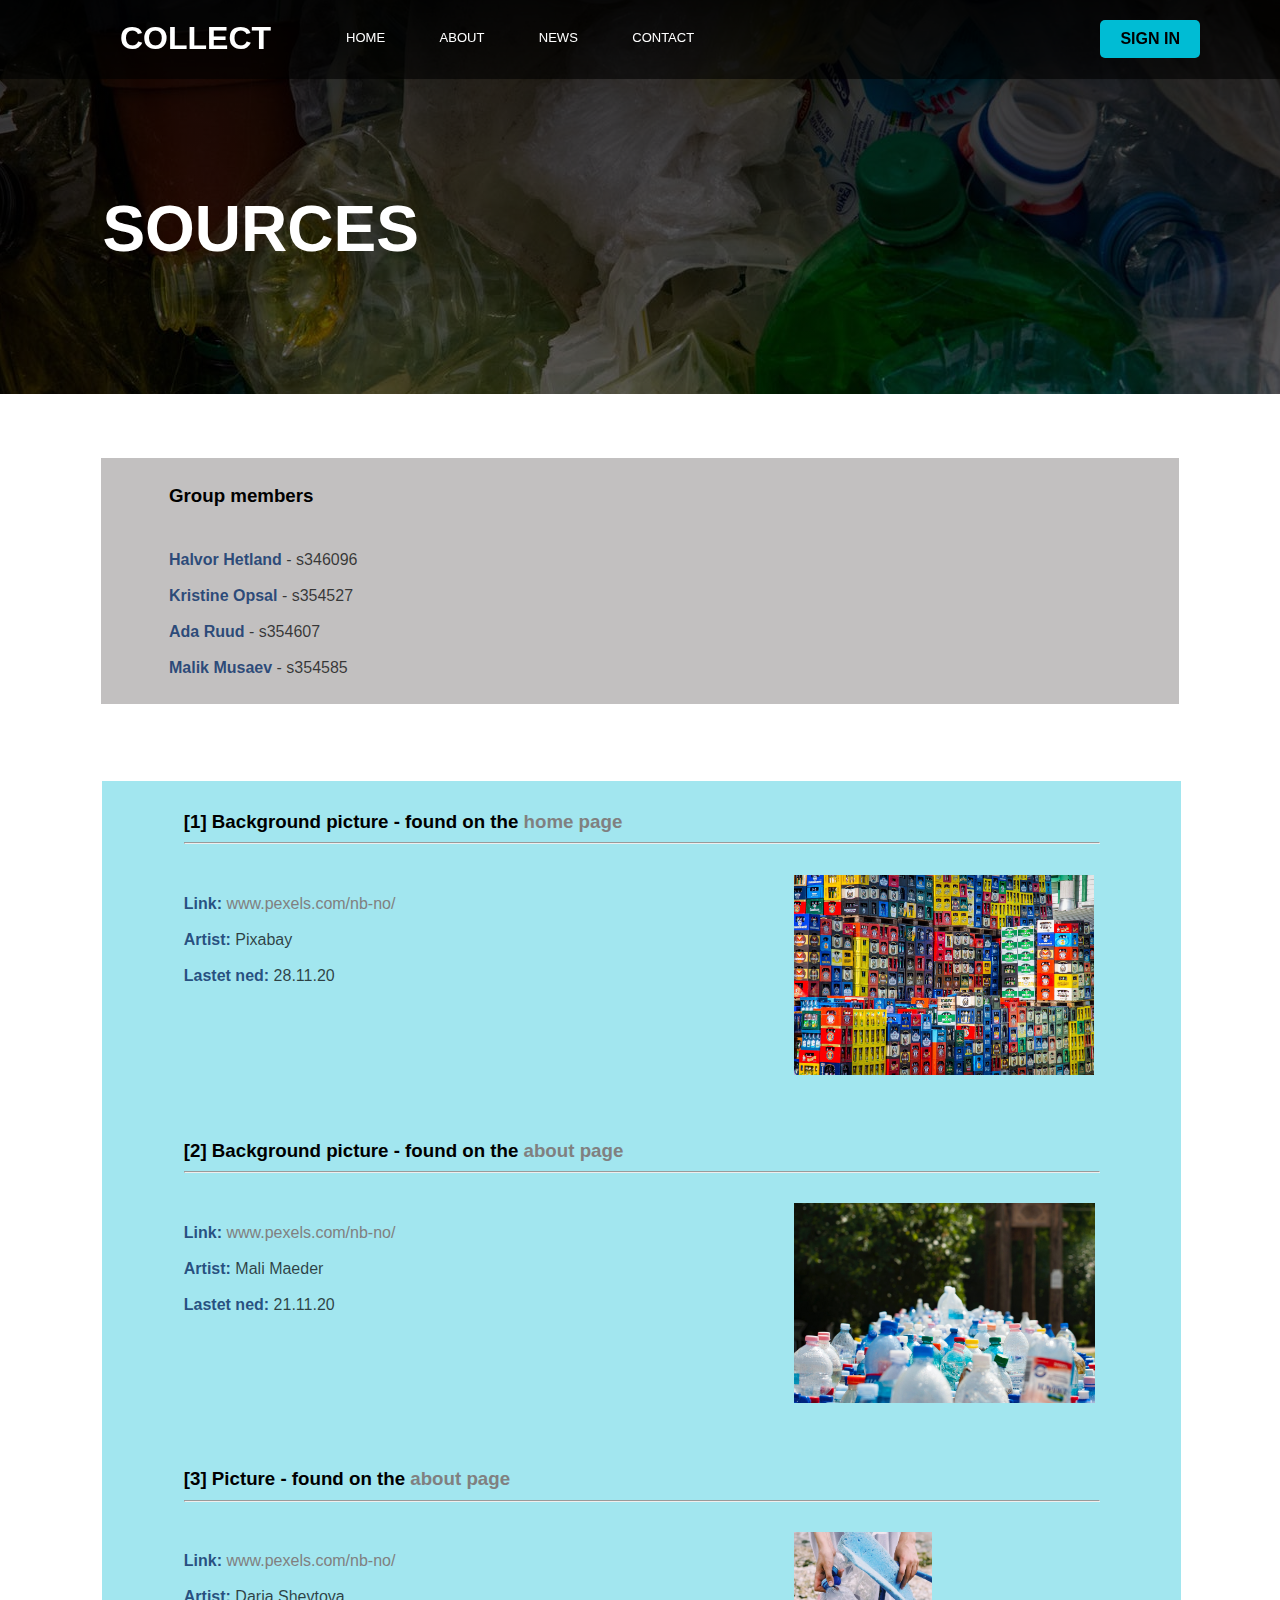
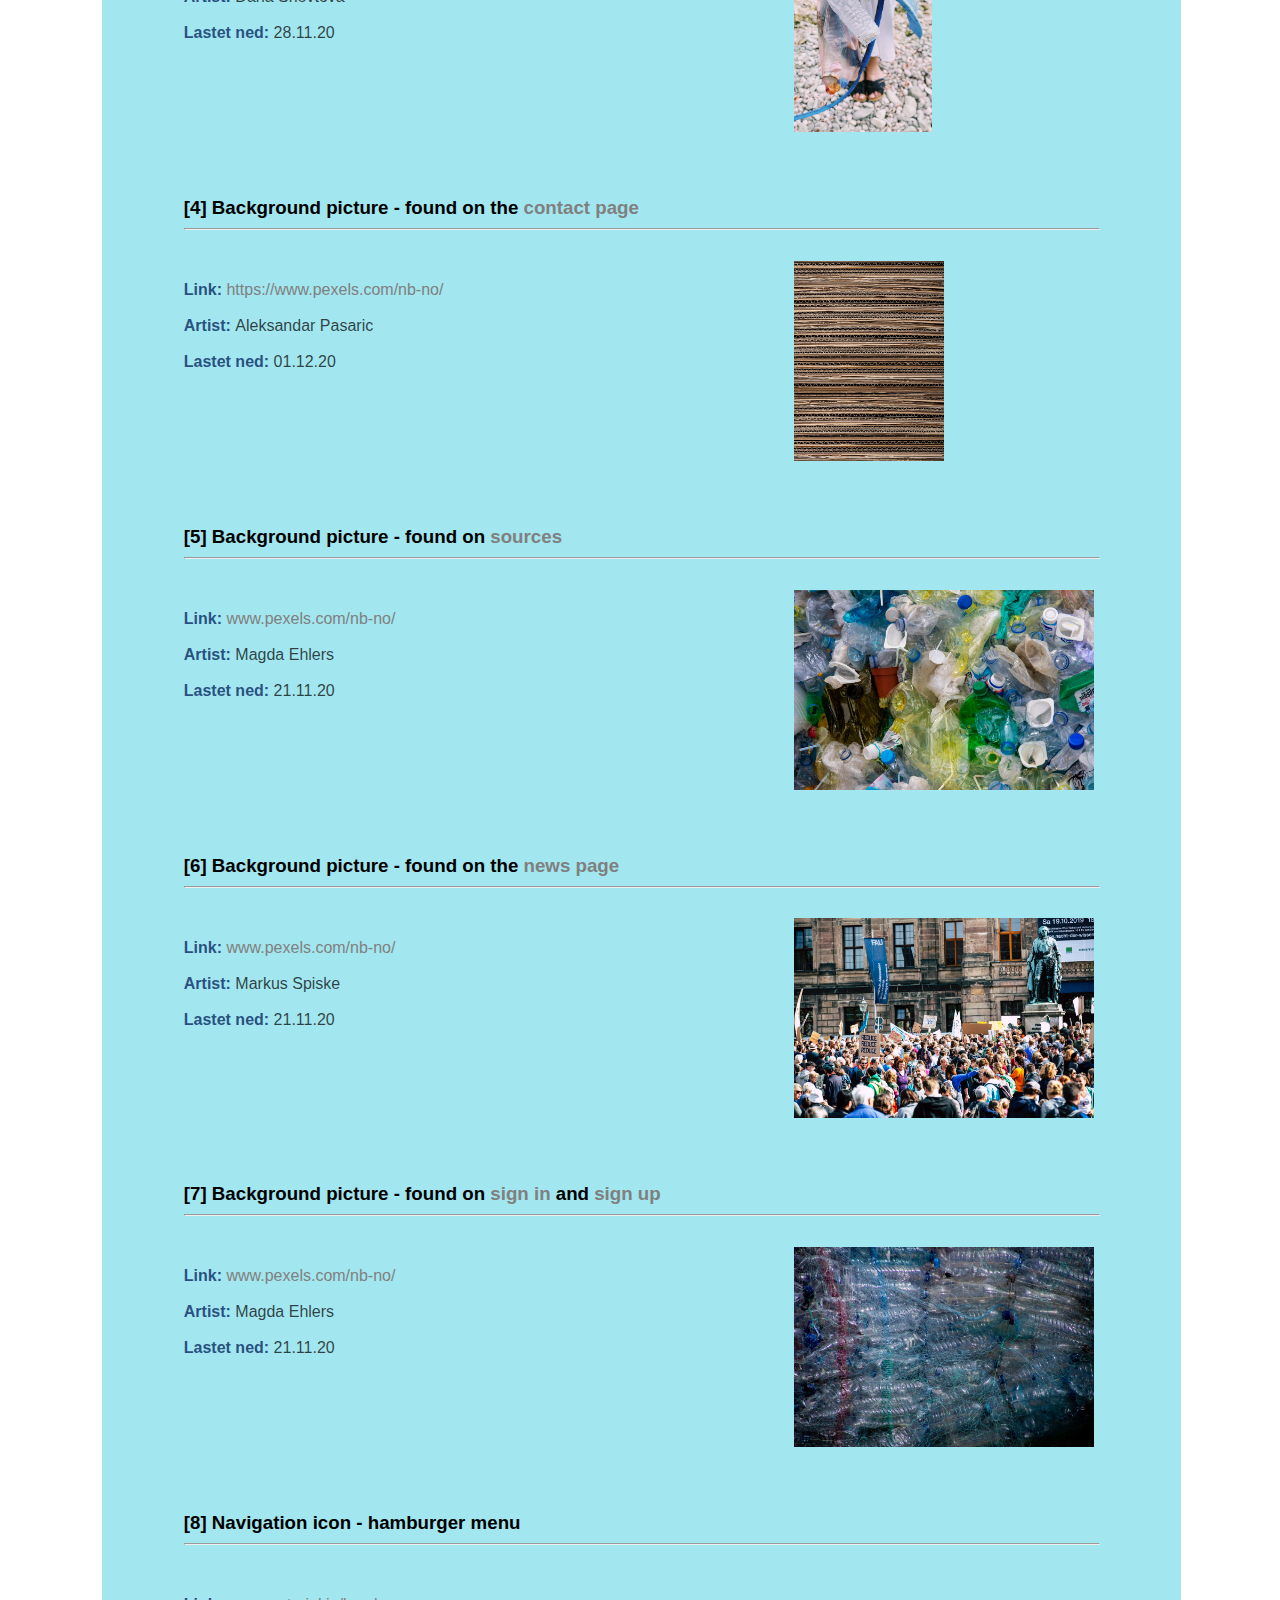
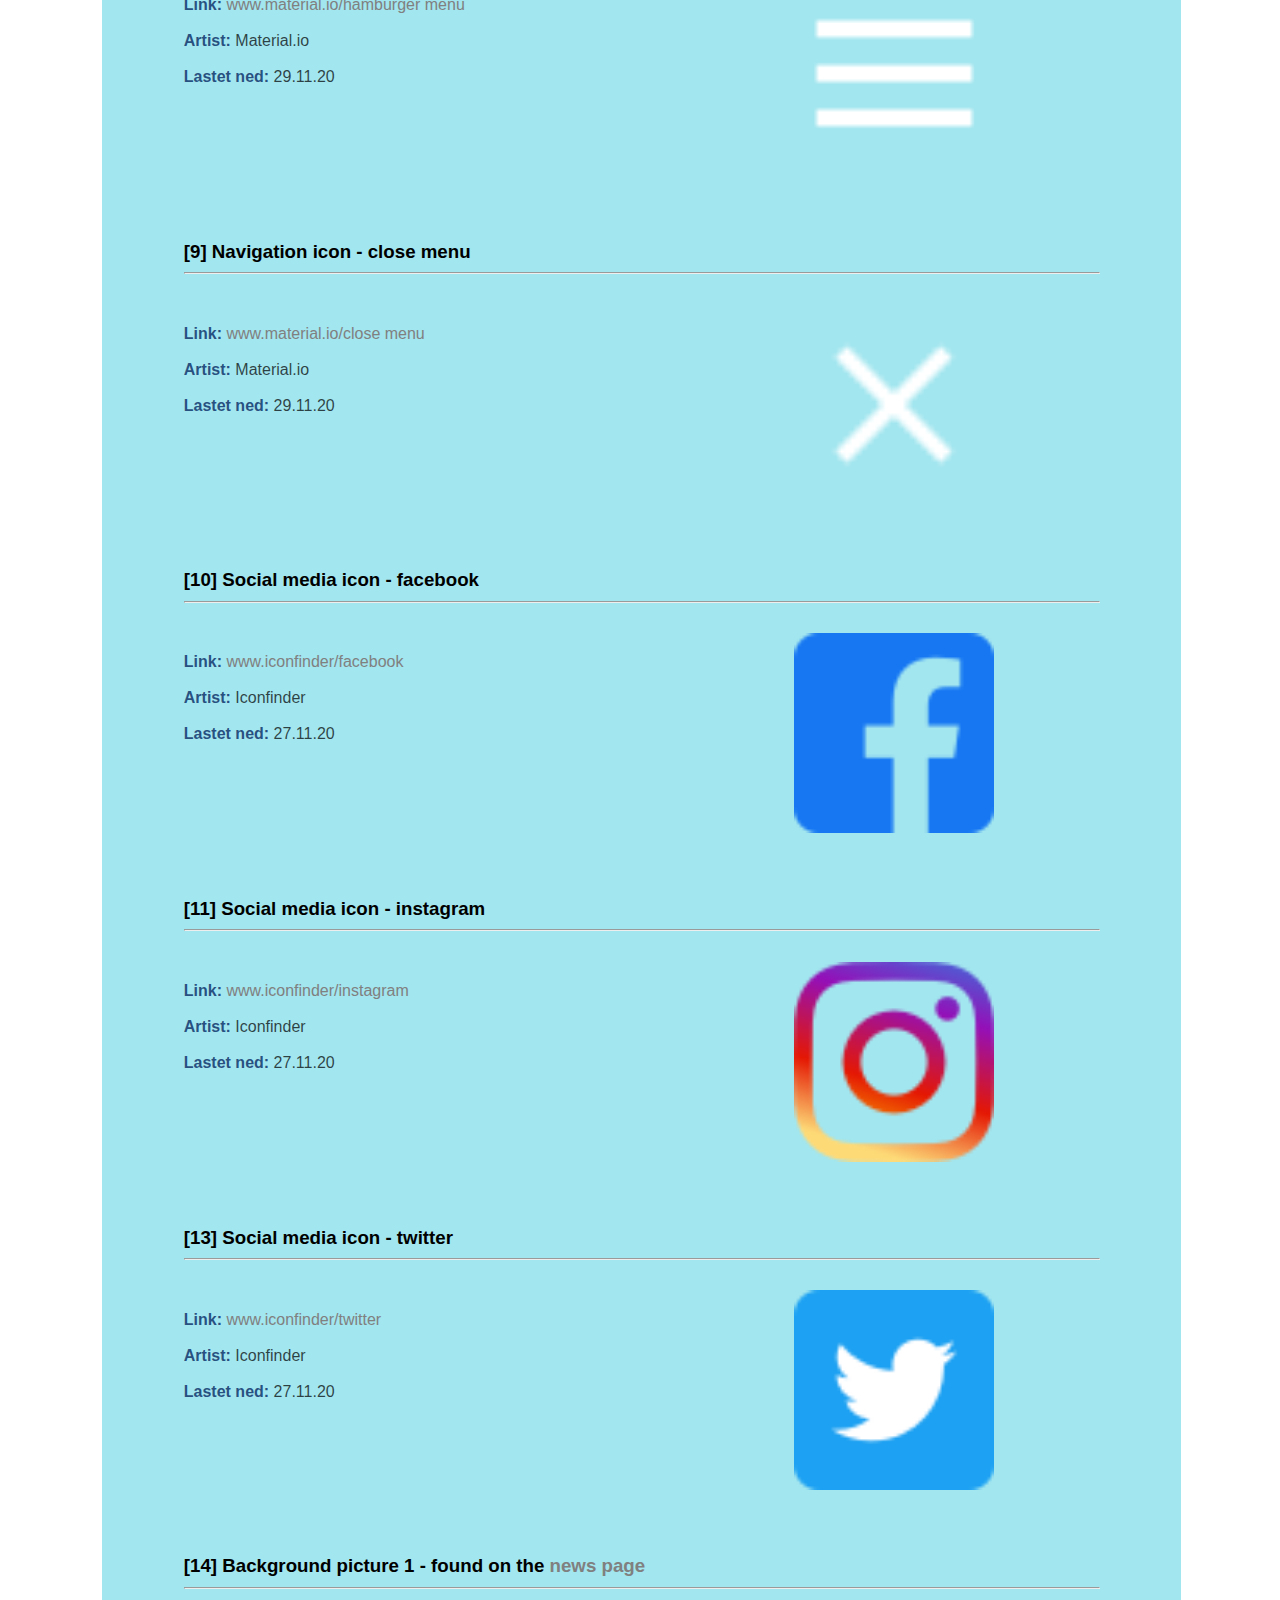
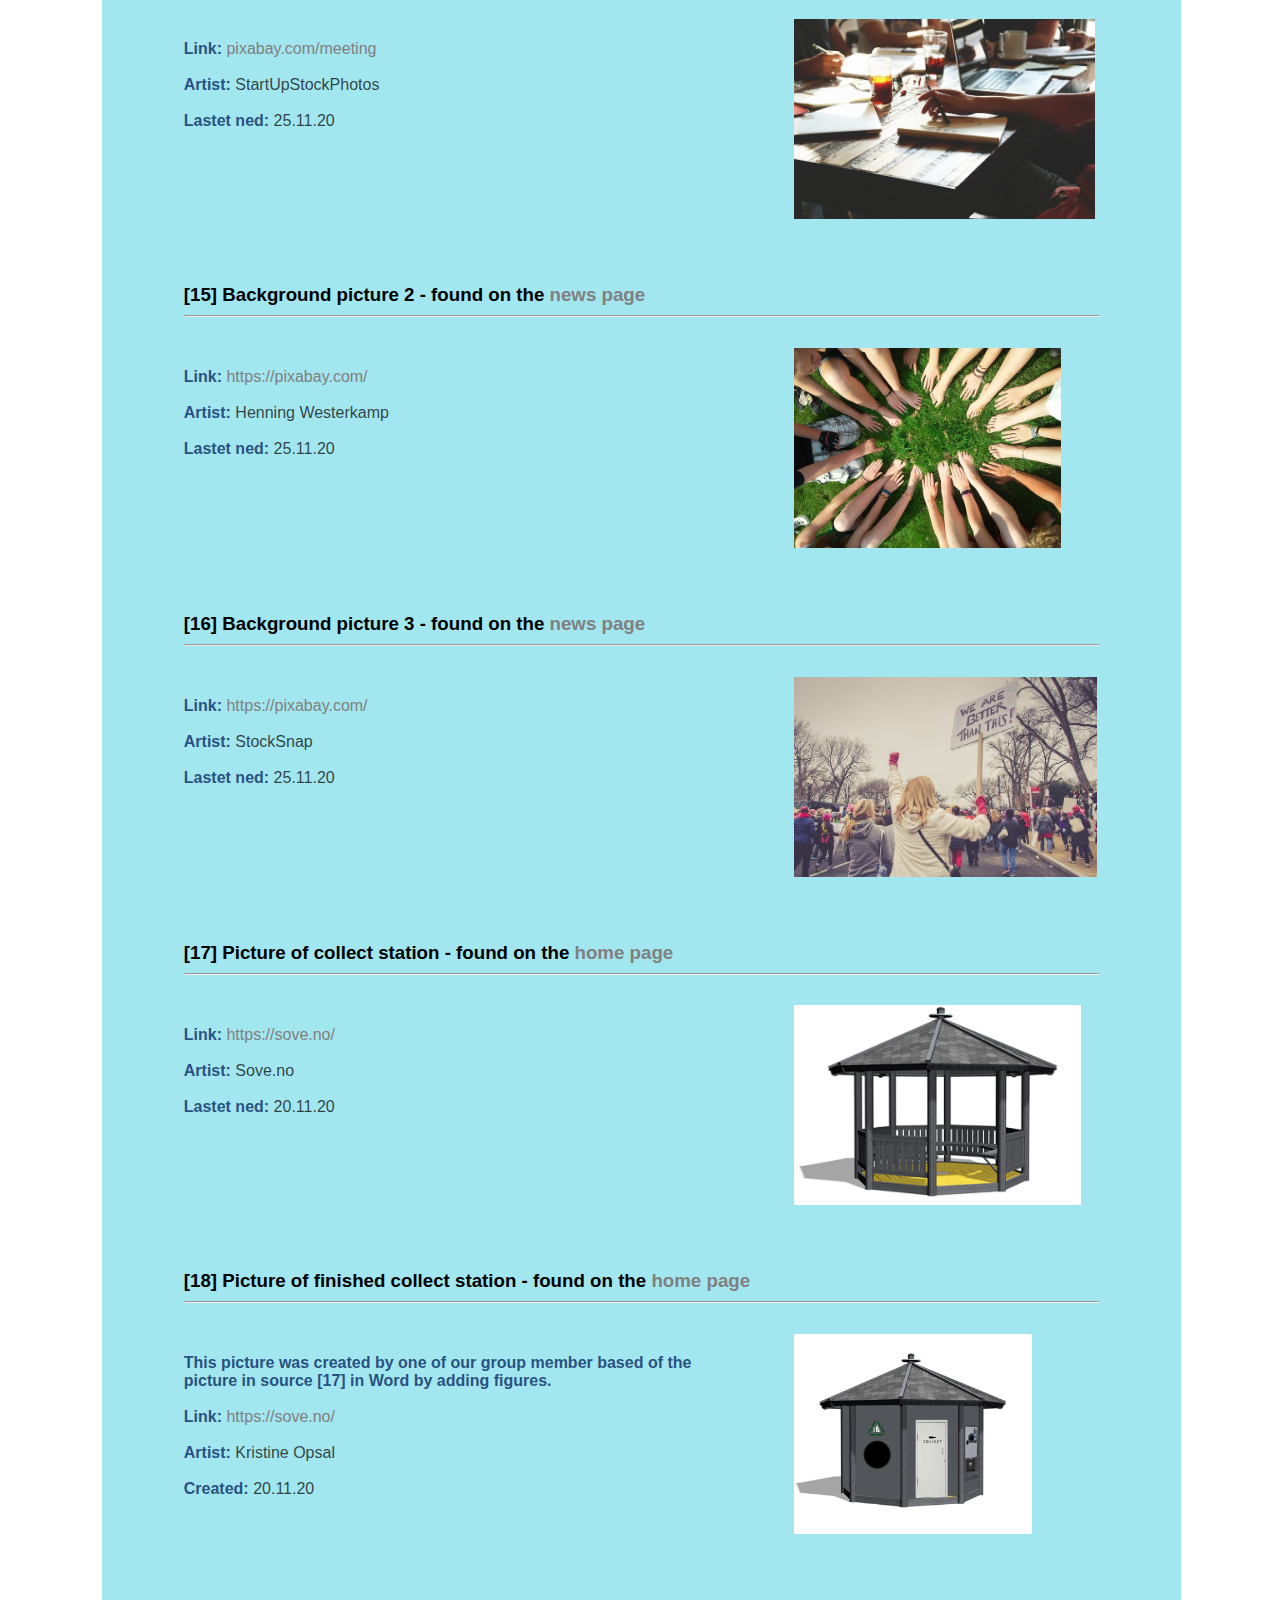
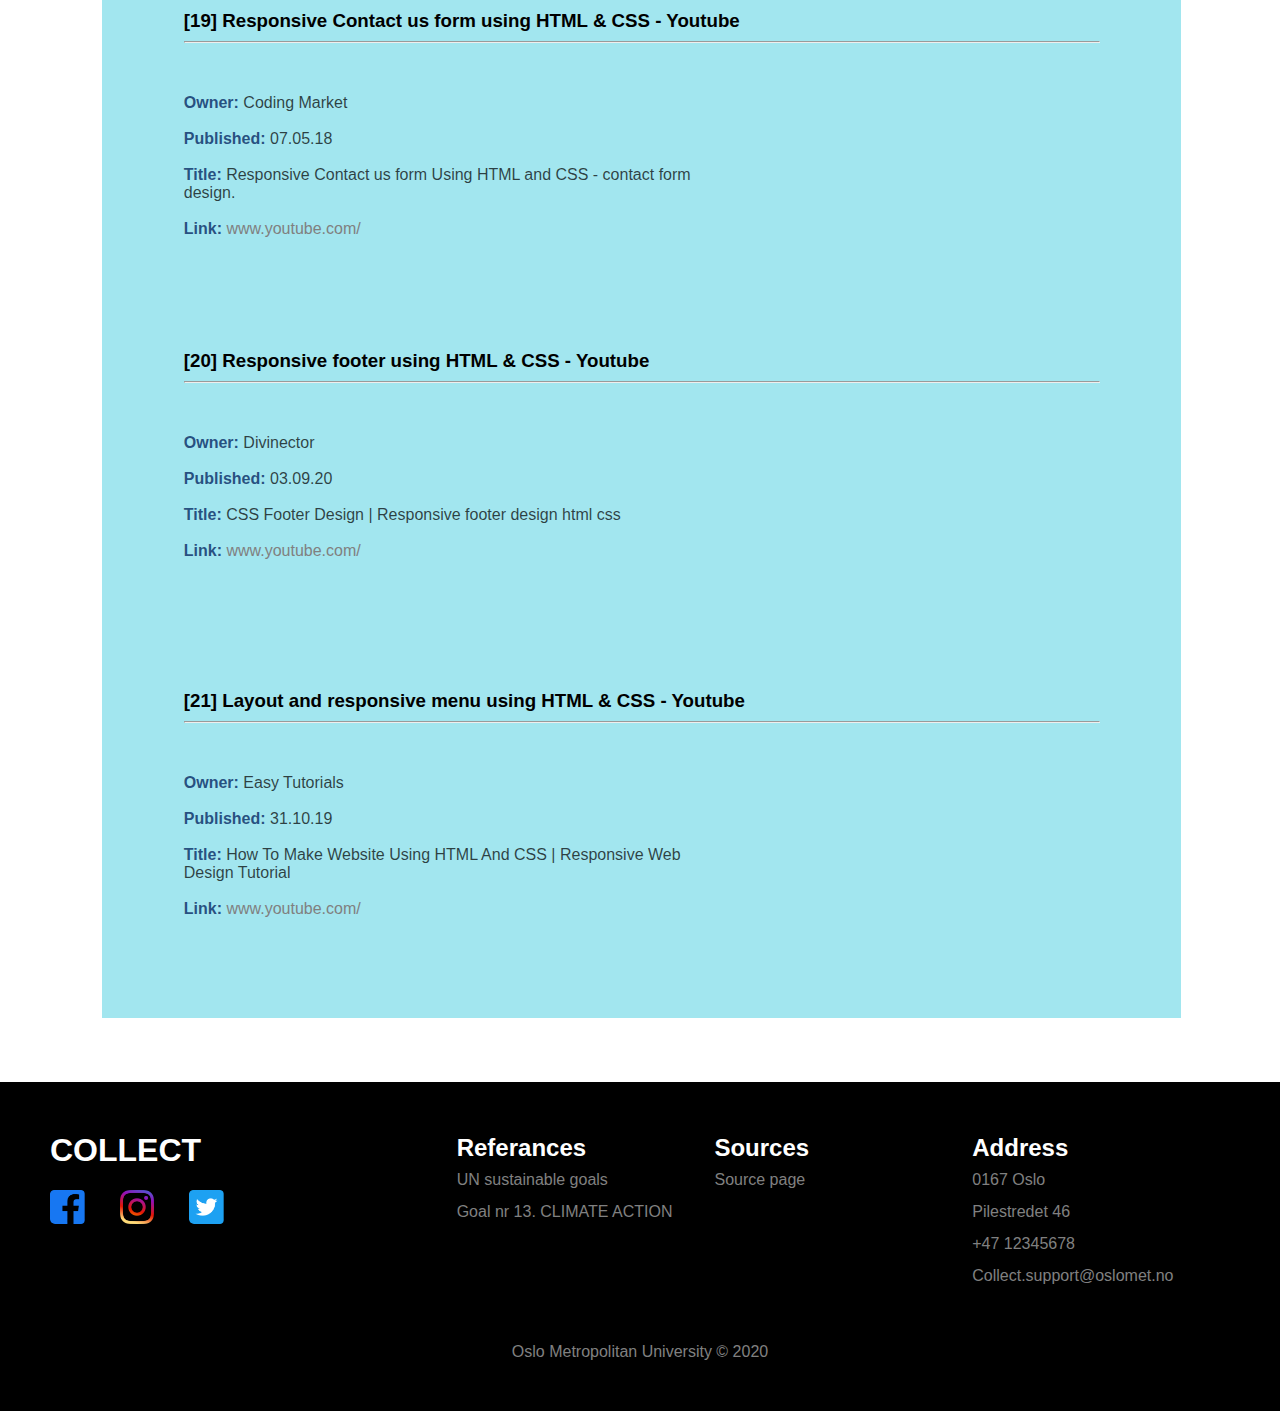
<file: sources.html>
<!DOCTYPE html>
<html lang="en">
<head>
  <meta charset="UTF-8">
  <title>COLLECT - SOURCES</title>
  <meta name ="viewport" content="width=device-width,initial-scale=1">
  <link rel="stylesheet" href="sources.css">
</head>
<body>
<div class="nav-bar">
  <div class="nav-logo">
    <a href="index.html" style="text-decoration:none"><h1>COLLECT</h1></a>
  </div>
  <div class="nav-links" id="nav-links">
    <img src="close_36dp.png" class="fa fa-close" alt="close" onclick="closeMenu()" onkeypress="closeMenu()">
  <ul>
    <a href="index.html"><li>HOME</li></a>
    <a href="about.html"><li>ABOUT</li></a>
    <a href="News.html"><li>NEWS</li></a>
    <a href="Contact.html"><li>CONTACT</li></a>
  </ul>
  <a href="SignIn.html" style="text-decoration:none" class="btn">SIGN IN</a>
</div>
<img src="menu_36dp.png" class="fa fa-bars" alt="menu" onclick="showMenu()" onkeypress="showMenu()">
</div>

<div class="all">
  <div id="section3">
    <div class="box1">
      <div class="about">
        <div class="mission">
        <h1>SOURCES</h1>
        </div>
      </div>
    </div>
  </div>
  <div class="section-members">
    <div class="members">
      <div class="members-text">
        <h3><strong>Group members</strong><br><br><br></h3>
        <span class="bold-text">Halvor Hetland</span> - s346096<br><br>
        <span class="bold-text">Kristine Opsal</span> - s354527<br><br>
        <span class="bold-text">Ada Ruud</span> - s354607<br><br>
        <span class="bold-text">Malik Musaev</span> - s354585
      
      </div>
    </div>
  </div>
  <div class="section1">
    <div class="container">
      <div class="contactInfo">
        <div class="box">
          <div class="text">
              <!--SOURCE START-->
              <div class="source">
              <div class="source-title"><h3><strong>[1] Background picture - found on the <a href="index.html">home page</a></strong></h3>
                <hr>
              </div>
                <div class="source-innhold">
                  <span class="bold-text">Link:</span>
                  <a href="https://www.pexels.com/nb-no/bilde/aksje-alkohol-butikk-container-533353/">www.pexels.com/nb-no/</a><br><br>
                  <span class="bold-text">Artist:</span> Pixabay  <br><br>
                  <span class="bold-text">Lastet ned: </span>28.11.20
                </div>
                <div class="source-img">
                  <img class="img" src="flask.jpeg" alt="pichome">
                </div>
              </div>
              <!--SOURCE END-->
              

              <!--SOURCE START-->
                <div class="source">
                  <div class="source-title"><h3><strong>[2] Background picture - found on the <a href="about.html">about page</a></strong></h3>
                    <hr>
                  </div>
                  <div class="source-innhold">
                    <span class="bold-text">Link:</span>
                    <a href="https://www.pexels.com/nb-no/bilde/avfall-container-dagslys-flasker-802221/">www.pexels.com/nb-no/</a><br><br>
                    <span class="bold-text">Artist: </span>Mali Maeder <br><br>
                    <span class="bold-text">Lastet ned: </span>21.11.20
                    </div>
                  <div class="source-img">
                    <img class="img" src="flasker.jpeg" alt="picabout">
                  </div>
                  </div>
                  <!--SOURCE END-->

                <!--SOURCE START-->
                  <div class="source">
                    <div class="source-title"><h3><strong>[3] Picture - found on the  <a href="about.html">about page</a></strong></h3>

                      <hr></div>
                      <div class="source-innhold">
                      <span class="bold-text">Link:</span>
                      <a href="https://www.pexels.com/nb-no/bilde/avfall-dagtid-flasker-forurensning-1201589/">www.pexels.com/nb-no/</a><br><br>
                      <span class="bold-text">Artist: </span>Daria Shevtova  <br><br>
                      <span class="bold-text">Lastet ned: </span>28.11.20
                      </div>
                      <div class="source-img">
                        <img class="img" src="fakkaplaast.jpeg" alt="picabout2">
                      </div>
                    </div>
                    <!--SOURCE END-->



                    
              
                
              <!--SOURCE START-->
              <div class="source">
                <div class="source-title"><h3><strong>[4] Background picture - found on the  <a href="Contact.html">contact page</a></strong></h3>
                  <hr></div>
                  <div class="source-innhold">
                  <span class="bold-text">Link:</span>
                  <a href="https://www.pexels.com/nb-no/bilde/brun-naerbilde-overflate-papp-1555199/">https://www.pexels.com/nb-no/</a><br><br>
                  <span class="bold-text">Artist: </span>Aleksandar Pasaric <br><br>
                  <span class="bold-text">Lastet ned: </span>01.12.20 
                  </div>
                  <div class="source-img">
                    <img class="img" src="søppel.jpeg" alt="contactpic">
                  </div>
                </div>
                <!--SOURCE END-->

                 <!--SOURCE START-->
              <div class="source">
                <div class="source-title"><h3><strong>[5] Background picture - found on <a href="sources.html">sources</a></strong></h3>
                  <hr></div>
                  <div class="source-innhold">
                  <span class="bold-text">Link:</span>
                  <a href="https://www.pexels.com/nb-no/bilde/stabel-resirkulering-forurensning-haug-2547565/">www.pexels.com/nb-no/</a><br><br>
                  <span class="bold-text">Artist: </span>Magda Ehlers <br><br>
                  <span class="bold-text">Lastet ned: </span>21.11.20 
                  </div>
                  <div class="source-img">
                    <img class="img" src="plast.jpeg" alt="plastpic">
                  </div>
                </div>
                <!--SOURCE END-->

                <!--SOURCE START-->
              <div class="source">
                <div class="source-title"><h3><strong>[6] Background picture - found on the <a href="News.html">news page</a></strong></h3>
                  <hr></div>
                  <div class="source-innhold">
                  <span class="bold-text">Link:</span>
                  <a href="https://www.pexels.com/nb-no/bilde/nebb-regning-seddel-skole-2990645//">www.pexels.com/nb-no/</a><br><br>
                  <span class="bold-text">Artist: </span>Markus Spiske <br><br>
                  <span class="bold-text">Lastet ned: </span>21.11.20 
                  </div>
                  <div class="source-img">
                    <img class="img" src="miljø.jpeg" alt="miljøpic">
                  </div>
                </div>
                <!--SOURCE END-->

                <!--SOURCE START-->
              <div class="source">
                <div class="source-title"><h3><strong>[7] Background picture - found on <a href="SignIn.html">sign in</a> and <a href="SignUp.html">sign up</a></strong></h3>
                  <hr></div>
                  <div class="source-innhold">
                  <span class="bold-text">Link:</span>
                  <a href="https://www.pexels.com/nb-no/bilde/bruke-om-igjen-flasker-mange-monster-2602537/">www.pexels.com/nb-no/</a><br><br>
                  <span class="bold-text">Artist: </span>Magda Ehlers <br><br>
                  <span class="bold-text">Lastet ned: </span>21.11.20 
                  </div>
                  <div class="source-img">
                    <img class="img" src="plast3.jpeg" alt="plastpic">
                  </div>
                </div>
                <!--SOURCE END-->

            <!--SOURCE START-->
            <div class="source">
              <div class="source-title"><h3><strong>[8] Navigation icon - hamburger menu</strong></h3>
                <hr></div>
              <div class="source-innhold">
                <span class="bold-text">Link:</span>
                <a href="https://material.io/resources/icons/?icon=menu&style=baseline">www.material.io/hamburger menu</a><br><br>
                <span class="bold-text">Artist: </span>Material.io <br><br>
                <span class="bold-text">Lastet ned: </span> 29.11.20
              </div>
              <div class="source-img">
                <img class="img" src="menu_36dp.png" alt="Menu">
              </div>
            </div>
            <!--SOURCE END-->

            <!--SOURCE START-->
            <div class="source">
              <div class="source-title"><h3><strong>[9] Navigation icon - close menu</strong></h3>
                <hr></div>
              <div class="source-innhold">
                <span class="bold-text">Link:</span>
                <a href="https://material.io/resources/icons/?icon=close&style=baseline">www.material.io/close menu</a><br><br>
                <span class="bold-text">Artist: </span>Material.io <br><br>
                <span class="bold-text">Lastet ned: </span> 29.11.20
              </div>
              <div class="source-img">
                <img class="img" src="close_36dp.png" alt="Menu-close">
              </div>
            </div>
            <!--SOURCE END-->

            <!--SOURCE START-->
            <div class="source">
              <div class="source-title"><h3><strong>[10] Social media icon - facebook</strong></h3>
                <hr></div>
              <div class="source-innhold">
                <span class="bold-text">Link:</span>
                <a href="https://www.iconfinder.com/icons/5365678/facebook_fb_fcb_facebook_logo_icon">www.iconfinder/facebook</a><br><br>
                <span class="bold-text">Artist: </span>Iconfinder <br><br>
                <span class="bold-text">Lastet ned: </span> 27.11.20
              </div>
              <div class="source-img">
                <img class="img" src="facebook-icon.jpg" alt="facebook-icon">
              </div>
            </div>
            <!--SOURCE END-->

            <!--SOURCE START-->
            <div class="source">
              <div class="source-title"><h3><strong>[11] Social media icon - instagram</strong></h3>
                <hr></div>
              <div class="source-innhold">
                <span class="bold-text">Link:</span>
                <a href="https://www.iconfinder.com/icons/5296765/camera_instagram_instagram_logo_icon">www.iconfinder/instagram</a><br><br>
                <span class="bold-text">Artist: </span>Iconfinder <br><br>
                <span class="bold-text">Lastet ned: </span> 27.11.20
              </div>
              <div class="source-img">
                <img class="img" src="insta-icon.png" alt="instagram-icon">
              </div>
            </div>
            <!--SOURCE END-->

            <!--SOURCE START-->
            <div class="source">
              <div class="source-title"><h3><strong>[13] Social media icon - twitter</strong></h3>
                <hr></div>
              <div class="source-innhold">
                <span class="bold-text">Link:</span>
                <a href="https://www.iconfinder.com/icons/5296516/tweet_twitter_twitter_logo_icon">www.iconfinder/twitter</a><br><br>
                <span class="bold-text">Artist: </span>Iconfinder <br><br>
                <span class="bold-text">Lastet ned: </span> 27.11.20
              </div>
              <div class="source-img">
                <img class="img" src="twitter-icon.png" alt="twitter-icon">
              </div>
            </div>
            <!--SOURCE END-->

            <!--SOURCE START-->
            <div class="source">
              <div class="source-title"><h3><strong>[14] Background picture 1 - found on the <a href="News.html">news page</a></strong></h3>
                <hr></div>
              <div class="source-innhold">
                <span class="bold-text">Link:</span>
                <a href="https://pixabay.com/photos/startup-start-up-people-593341/">pixabay.com/meeting</a><br><br>

                <span class="bold-text">Artist: </span>StartUpStockPhotos <br><br>
                <span class="bold-text">Lastet ned: </span> 25.11.20
              </div>
              <div class="source-img">
                <img class="img" src="meeting.jpg" alt="Meeting-picture">
              </div>
            </div>
            <!--SOURCE END-->

            <!--SOURCE START-->
            <div class="source">
              <div class="source-title"><h3><strong>[15] Background picture 2 - found on the <a href="News.html">news page</a></strong></h3>
                <hr></div>
              <div class="source-innhold">
                <span class="bold-text">Link:</span>
                <a href="https://pixabay.com/photos/team-motivation-teamwork-together-386673/">https://pixabay.com/</a><br><br>
                <span class="bold-text">Artist: </span>Henning Westerkamp<br><br>
                <span class="bold-text">Lastet ned: </span> 25.11.20
              </div>
              <div class="source-img">
                <img class="img" src="community.jpg" alt="Community-picture">
              </div>
            </div>
            <!--SOURCE END-->

            <!--SOURCE START-->
            <div class="source">
              <div class="source-title"><h3><strong>[16] Background picture 3 - found on the <a href="News.html">news page</a></strong></h3>
                <hr></div>
              <div class="source-innhold">
                <span class="bold-text">Link:</span>
                <a href="https://pixabay.com/photos/people-woman-rally-protest-unite-2575608/">https://pixabay.com/</a><br><br>
                <span class="bold-text">Artist: </span>StockSnap<br><br>
                <span class="bold-text">Lastet ned: </span> 25.11.20
              </div>
              <div class="source-img">
                <img class="img" src="protest.jpg"  alt="Protest-picture">
              </div>
            </div>
            <!--SOURCE END-->

            <!--SOURCE START-->
            <div class="source">
              <div class="source-title"><h3><strong>[17] Picture of collect station - found on the <a href="index.html">home page</a></strong></h3>
                <hr></div>
              <div class="source-innhold">
                <span class="bold-text">Link:</span>
                <a href="https://sove.no/produkt/gate-og-park/parkutstyr/pergola-paviljong/paviljong-2/">https://sove.no/</a><br><br>
                <span class="bold-text">Artist: </span>Sove.no<br><br>
                <span class="bold-text">Lastet ned: </span> 20.11.20
              </div>
              <div class="source-img">
                <img class="img" src="utehus2.png"  alt="utehus-picture">
              </div>
            </div>
            <!--SOURCE END-->

            <!--SOURCE START-->
            <div class="source">
              <div class="source-title"><h3><strong>[18] Picture of finished collect station - found on the <a href="index.html">home page</a></strong></h3>
                <hr></div>
              <div class="source-innhold">
                <span class="bold-text"> This picture was created by one of our group member based of the picture in source [17] in Word by adding figures.</span><br><br>
                <span class="bold-text">Link:</span>
                <a href="https://sove.no/produkt/gate-og-park/parkutstyr/pergola-paviljong/paviljong-2/">https://sove.no/</a><br><br>
                <span class="bold-text">Artist: </span>Kristine Opsal<br><br>
                <span class="bold-text">Created: </span> 20.11.20
              </div>
              <div class="source-img">
                <img class="img" src="Collect.jpg"  alt="utehus-picture">
              </div>
            </div>
            <!--SOURCE END-->

            <!--SOURCE START-->
            <div class="source">
              <div class="source-title"><h3><strong>[19] Responsive Contact us form using HTML & CSS - Youtube</strong></h3>
                <hr></div>
                <div class="source-innhold">
                <span class="bold-text">Owner: </span> Coding Market  <br><br>
                <span class="bold-text">Published: </span>07.05.18 <br><br>
                <span class="bold-text">Title: </span> Responsive Contact us form Using HTML and CSS - contact form design. <br><br>
                <span class="bold-text">Link:</span>
                <a href="https://www.youtube.com/watch?v=l_Z3N3etkS0">www.youtube.com/</a>
                </div>
              </div>
              <!--SOURCE END-->

          <!--SOURCE START-->
          <div class="source">
            <div class="source-title"><h3><strong>[20] Responsive footer using HTML & CSS - Youtube</strong></h3>
              <hr></div>
            <div class="source-innhold">
              <span class="bold-text">Owner: </span> Divinector  <br><br>
              <span class="bold-text">Published: </span>03.09.20 <br><br>
              <span class="bold-text">Title: </span> CSS Footer Design | Responsive footer design html css <br><br>
              <span class="bold-text">Link:</span>
              <a href="https://www.youtube.com/watch?v=CWINCpRwd6w&t=171s&ab_channel=Divinector">www.youtube.com/</a><br><br>
            </div>
          </div>
          <!--SOURCE END-->

          <!--SOURCE START-->
          <div class="source">
            <div class="source-title"><h3><strong>[21] Layout and responsive menu using HTML & CSS - Youtube</strong></h3>
              <hr></div>
            <div class="source-innhold">
              <span class="bold-text">Owner: </span> Easy Tutorials<br><br>
              <span class="bold-text">Published: </span>31.10.19 <br><br>
              <span class="bold-text">Title: </span> How To Make Website Using HTML And CSS | Responsive Web Design Tutorial <br><br>
              <span class="bold-text">Link:</span>
              <a href="https://www.youtube.com/watch?v=DTEY490qmWE&t=1019s&ab_channel=EasyTutorials">www.youtube.com/</a><br><br>
            </div>
          </div>
          <!--SOURCE END-->

          </div>
        </div>
      </div>
    </div>
  </div>
</div>


<footer class="footeren">
  <div class="venste-footer">
    <a href="index.html" style="text-decoration: none"><h1>COLLECT</h1></a>
  <div class="sosiale">
    <a href="https://www.facebook.com/"><img src="facebook-icon.jpg" alt="facebook"></a>
    <a href="https://www.instagram.com/"><img src="insta-icon.png" alt="instagram"></a>
    <a href="https://twitter.com/"><img src="twitter-icon.png" alt="twitter"></a>
  </div>
  </div>
  <ul class="høyre-footer">
    <li>
      <h2>Referances</h2>
      <ul class="box-footer">
        <li><a href="https://www.un.org/sustainabledevelopment/">UN sustainable goals</a></li>
        <li><a href="https://www.un.org/sustainabledevelopment/climate-change/">Goal nr 13. CLIMATE ACTION</a></li>
      </ul>
    </li>
    <li class="tillegg-footer">
      <h2>Sources</h2>
      <ul class="box-footer">
        <li><a href="sources.html">Source page</a></li>
      </ul>
    </li>
    <li>
      <h2>Address</h2>
      <ul class="box-footer">
        <li><a href="https://www.google.com/maps/place/OsloMet/@59.921084,10.7333234,15z/data=!4m5!3m4!1s0x0:0xd56463578e04ce80!8m2!3d59.921084!4d10.7333234"> 0167 Oslo</a></li>
        <li><a href="https://www.google.com/maps/place/OsloMet/@59.921084,10.7333234,15z/data=!4m5!3m4!1s0x0:0xd56463578e04ce80!8m2!3d59.921084!4d10.7333234">Pilestredet 46</a></li>
        <li><a href="+4712345678">+47 12345678</a></li>
        <li><a href="https://mail.google.com/">Collect.support@oslomet.no</a></li>
      </ul>
    </li>
  </ul>
  <div class="bunn-footer">
    <p>Oslo Metropolitan University &copy; 2020</p>
  </div>
</footer>
<script>
  var show = document.getElementById("nav-links");
  function showMenu(){
    show.style.top = "0";
  }
  function closeMenu(){
    show.style.top = "-500px";
  }


</script>
</body>
</html>
</file>
<file: style.css>
*{
  margin: 0;
  padding: 0;
  font-family: sans-serif;
  scroll-behavior: smooth;
}
.hero{
  height: 100%;
  background-image: linear-gradient(rgba(0,0,0,0.8),rgba(0,0,0,0.6)),url(flask.jpeg);
  background-position: center;
  background-size: cover;
  overflow-x: hidden;
  position: relative;
}
.nav-bar{
  background-image: linear-gradient(rgba(0,0,0,0.8),rgba(0,0,0,0.6));
  position: fixed;
  display: flex;
  padding: 20px 20px;
  width: 100%;
  z-index: 2;
}
.nav-logo h1{
  color: #fff;
}

.nav-logo {
  padding-left: 100px;
}

.nav-links{
  flex: 1;
}
.nav-links h1{
  float: left;
  color: #fff;
}
.nav-links ul{
  margin-left: 50px;
  display: inline;
}
.nav-links ul li{
  list-style: none;
  display: inline-block;
  padding: 10px 25px;

}
.nav-links ul a{
  color: #fff;
  text-decoration: none;
  font-size: 13px;
}

.nav-logo h1::after{
  content: '';
  width: 0;
  height: 2px;
  background: #00bcd4;
  display: block;
  margin: auto;
  transition: .5s;
}
.nav-logo h1:hover::after{
  width: 100%;
}
.nav-links ul li::after{
  content: '';
  width: 0;
  height: 2px;
  background: #00bcd4;
  display: block;
  margin: auto;
  transition: .5s;
}
.nav-links ul li:hover::after{
  width: 100%;
}

.wrapper{
  width: 100%;
}
.img-info{
  width: 100%;
}
.img-info h2 {
  padding: 30px 30px 20px;
  font-size: 50px;
  color:black;
  line-height: 44px;
}

.img-info p {
  padding: 0 30px 20px;
  font-size: 16px;
  color:black;
  line-height: 24px;
}

.img-info2 {
  width: 100%;
}

.img-info2 h2 {
  padding: 30px 30px 20px;
  font-size: 50px;
  color: black;
  line-height: 44px;
}

.img-info2 p {
  padding: 0px 30px 20px;
  font-size: 16px;
  color: black;
  line-height: 24px;
}
.img-Collect{
  width: 100%;
}
.img-utehus{
  width: 100%;

}

.btn{
  padding: 10px 20px;
  border: 0;
  background: #00bcd4;
  font-weight: bold;
  cursor: pointer;
  color: black;
  border-radius: 5px 5px 5px 5px;
  margin-right: 100px;
}

.btn:hover{
  background-color: white;
  transition:all 0.5s ease-in;
}


.nav-links .btn{
  float: right;
}

.banner-title{
  margin: 200px 130px;
  color: #fff;
}
.banner-title h1{
  font-size: 64px;
  margin-bottom: 30px;
}
.banner-title h1 span{
  color: #00bcd4;
}

.nav-bar .fa{
  display: none;
  position: fixed;
}

.moreBtn{
  padding: 10px 18px;
  border: 0;
  background: #00bcd4;
  font-weight: bold;
  cursor: pointer;
  color: black;
  text-align: center;
  border-radius: 5px 5px 5px 5px;
  position: relative;
  margin-left: 6%;
}

.moreBtn:hover{
  background-color: rgba(128, 128, 128, 0.575);
  transition:all 0.5s ease-in;
}
.btnUN{
  padding: 10px 18px;
  border: 0;
  background: #00bcd4;
  font-weight: bold;
  cursor: pointer;
  color: black;
  text-align: center;
  border-radius: 5px 5px 5px 5px;
  position: relative;
  margin-left: 6%;
}

.btnUN:hover{
  background-color: rgba(128, 128, 128, 0.575);
  transition:all 0.5s ease-in;
}


@media only screen and (min-width: 768px){
  .Arrow-down .Arrow-downWhite{
    margin-top: 200px;

  }

  .wrapper {
    width: 600px;
    margin: 0 auto;
  }

  .img-info h2 {
    padding: 20px 0 0;
  }

  .img-info p {
    padding: 20px 0 0;
  }

  .img-info2 h2 {
    padding: 20px 0 0;
  }

  .img-info2 p {
    padding: 20px 0 0;

  }

  .img-Collect {
    padding-top: 30px;
  }

  .img-utehus {
    padding-top: 30px;
  }
}


@media (max-width: 970px){
  .Arrow-down .Arrow-downWhite{
    margin-top: 200px;
  }
  .banner-title{
    margin: 80px 40px;
  }
  .banner-title h1{
    font-size: 50px;
  }
  .banner-title2{
    margin: 80px 40px;
  }
  .banner-title2 h1{
    font-size: 50px;
  }
  .nav-bar{
    position: center;
  }
  .fa-bars{
    position: absolute;
    right: 20px;
    top: 15px;
  }

  .nav-bar .fa-bars{
    display: block;
    color: #fff;
    margin: 10px 25px;
    font-size: 22px;
    cursor: pointer;
    border-radius: 5px 5px 5px 5px;
  }
  .nav-bar .fa-close{
    display: block;
    position: absolute;
    right: 20px;
    top: 15px;
    color: #fff;
    margin: 10px 25px;
    font-size: 22px;
    cursor: pointer;
    border-radius: 5px 5px 5px 5px;
  }
  .nav-bar .fa:hover{
    transition: all 0.5s;
    background-color: #00bcd4;
  }

  .nav-links{
    height: auto;
    width: 100%;
    background-color: black;
    top: -500px;
    left: 0;
    /*right: -200px;*/
    position: fixed;
    text-align: center;
    z-index: 2;
    transition: 0.7s;
  }
  .nav-logo{
    padding-left: 25px;
  }
  .nav-links ul a{
    display: block;
    padding-top: 25px;
  }
  .nav-links .btn {
    float: none;
    font-size: 0.9em;
    border-radius: 0;
    text-align: center;
    display: block;
    margin-right: auto;
    margin-left: auto;
    margin-top: 10px;
    margin-bottom: auto;
  }
  .btn{
    padding: 10px;
  }
  .moreBtn{
    margin-right: auto;
    margin-left: auto;
    display: block;
    width: 25%;
    margin-bottom: 15%;
  }
  .btnUN{
    margin-right: auto;
    margin-left: auto;
    display: block;
    width: 25%;
  }

}

@media (max-width: 650px){
  .Arrow-down .Arrow-downWhite{
    margin-top: 200px;
    width: 10%;
  }

  .banner-title{
    margin: 80px 50px;
  }
  .banner-title h1{
    font-size: 40px;
  }

}

.Arrow-down .Arrow-downWhite{
  width: 15%;
  display: block;
  margin-left: auto;
  margin-right: auto;
  border-radius: 5px 5px 5px 5px;
  margin-bottom: 40px;
}

.Arrow-down .Arrow-downWhite:hover{
  border: none;
  background-color: #00bcd4;
  padding: 5px;
  border-radius: 5px;
  position: relative;
  box-sizing: border-box;
  transition: all 0.5s ease;

}
@media (min-width: 970px){
  .Arrow-down .Arrow-downWhite{
    width: 8%;
  }
}
  @media only screen and (min-width: 1000px){
    .wrapper{
      width: 1000px;
    }
    .img-info{
      padding-top: 100px;
      width: 50%;
      float: left;
    }
    .img-info h2 {
    padding: 20px 0 0 30px;
  }

  .img-info p {
    padding: 20px 0 0 30px;
  }
  .img-info2{
    padding-top: 100px;
    width: 50%;
    float: left;
  }
  .img-info2 h2 {
    padding: 50px 0 0 30px;
  }

  .img-info2 p {
    padding: 20px 0 0 30px;
  }
  .img-Collect {
    padding-top: 0;
    width: 50%;
    float: right;
  }
  .img-utehus {
    padding-top: 100px;
    width: 50%;
    float: right;
    
  }
}

footer{
  display: flex;
  flex-flow: row wrap;
  padding: 50px;
  background-color: black;
  color: white;
  margin-top: 200px;
}

.footeren > *{
  flex: 1 100%;
}

.venste-footer{
  margin-right: 1.25em;
  margin-bottom: 2em;
}

.footeren ul{
  list-style: none;
  padding-left: 0;
 }

 .footeren li{
   line-height: 2em;
 }

 .footeren a{
   text-decoration: none;
   color: white;
 }

 .høyre-footer{
   flex-flow: row wrap;
   display: -webkit-flex;
   display: flex;
 }

 .høyre-footer > *{
   flex: 1 51%;
   margin-right: 1.24em;
 }

 .box-footer a{
   color: gray;
 }

 .bunn-footer{
   text-align: center;
   color: gray;
   padding-top: 51px;
 }

 .venste-footer p{
   padding-top: 11px;
   padding-right: 21%;
   color: gray;
 }

 .sosiale a{
   width: 40%;
   height: 40%;
   display: inline;
   margin-right: 11px;
 }

 .sosiale a img{
   padding-top: 21px;
   width: 9%;
   padding-right: 5%;
   border-radius: 5px 5px 5px 5px;
 }



 @media screen and (min-width: 900px) {
   .høyre-footer > *{
     flex: 1;
   }
   .venste-footer{
     flex: 1 0;
   }
   .høyre-footer{
     flex: 2 0;
   }
 }

@media screen and (max-width: 900px){
  .venste-footer{
    text-align: center;
  }

  .sosiale a img{
    width: 5%;
    margin-left: 30px;
    margin-top: 40px;
  }
  .høyre-footer{
    text-align: center;
    padding-top: 20px;
  }

  .footeren h2{
    padding-top: 20px;
  }
  footer{
    margin-top: 100px;
  }
}

@media screen and (max-width: 600px) {
  .sosiale a img{
    width: 9%;
    margin-left: 10px;
  }

  footer{
    margin-top: 100px;
  }
}

@media screen and (max-width: 550px){
  .sosiale a img{
    padding: 5px;
    margin-left: 20px;
  }
  footer{
    margin-top: 60px;
  }
}
</file>
<file: About style.css>
*{
  margin: 0;
  padding: 0;
  box-sizing: border-box;
  font-family: 'Poppins', sans-serif;
}
html {
  scroll-behavior: smooth;
}

.nav-bar{
  background-image: linear-gradient(rgba(0,0,0,0.8),rgba(0,0,0,0.6));
  position: fixed;
  display: flex;
  padding: 20px 20px;
  width: 100%;
  z-index: 1;
}
.nav-logo h1{
  color: white;
}

.nav-logo {
  padding-left: 100px;
}

.nav-links{
  flex: 1;
}

.nav-links h1{
  float: left;
  color: #fff;
}
.nav-links ul{
  margin-left: 50px;
  display: inline;
}
.nav-links ul li{
  list-style: none;
  display: inline-block;
  padding: 10px 25px;
}
.nav-links ul a{
  color: #fff;
  text-decoration: none;
  font-size: 13px;
}
.nav-logo h1::after{
  content: '';
  width: 0%;
  height: 2px;
  background: #00bcd4;
  display: block;
  margin: auto;
  transition: .5s;
}
.nav-logo h1:hover::after{
  width: 100%;
}
.nav-links ul li::after{
  content: '';
  width: 0%;
  height: 2px;
  background: #00bcd4;
  display: block;
  margin: auto;
  transition: .5s;
}
.nav-links ul li:hover::after{
  width: 100%;
}

.contact{
  position: relative;
  min-height: 100vh;
  padding: 50px 100px;
  display: flex;
  justify-content: 50px;
  align-items: center;
  flex-direction: column;
}
.contact .content{
  max-width: 800px;
  height: 100%;
  text-align: center;
  display: block;
}
.contact .content h2{
  font-size: 4em;
  font-weight: 500;
  color: #fff;
  margin-top: 50%;
}
.contact .content p{
  font-weight: 300;
  color: #fff;
}
.btn{
  padding: 10px 20px;
  border: 0;
  background: #00bcd4;
  font-weight: bold;
  cursor: pointer;
  color: black;
  border-radius: 5px 5px 5px 5px;
  margin-right: 60px;
}

.nav-links .btn:hover{
  background-color: white;
  transition:all 0.5s ease-in;
}


.nav-links .btn{
  float: right;
}

<!--.vertical-bar{
      height: 100%;
      background: #000;
      top: 0;
      left: 0;
      position: absolute;
    }

.nav-bar .fa{
  display: none;
  position: fixed;
}

.mail{
  text-decoration: none;
  color: white;
}
.mail a.hoover{
  color: gray;
}

.btnDown{
  position: relative;
  margin-top: 55%;

}
.btnDown .arrowDownWhite{
  height: 10%;
  width: 10%;
}


/*SECTION 2*/

#section2{
  height: auto;
  background-color: white;
  background-position: center;
  background-size: cover;
  overflow-x: hidden;
  position: relative;

}

.container{
  width: 100%;
  display: flex;
  justify-content: left;
  align-items: left;
  margin-top: 30px;
  padding-left: 8%;

}
.container .contactInfo{
  width: 50%;
  display: flex;
  flex-direction: column;
  float: left;
  padding-top: 5%;
}
.container .contactInfo .box{
  position: relative;
  padding: 20px 0;
  display: flex;
}

.container .contactInfo .box .text{
  display: flex;
  margin-left: 20px;
  font-size: 16px;
  color: black;
  flex-direction: column;
  font-weight: 300;
  text-align: left;
  line-height: 26px;
  margin-bottom: 5%;
  

}
.container .contactInfo .box .text h3{
  font-weight: 300;
  color: black;
  margin-top: 4%;
  

}

.imgSec2{
  width: 40%;
  height: 50%;
  padding-top: 9%;
  padding-left: 10%;
  margin-bottom: 5%;
}


/*SECTION 3*/
.box1{
  height: auto;
  background-image: linear-gradient(rgba(0,0,0,0.8),rgba(0,0,0,0.6)),url(flasker.jpeg);
  background-position: center;
  position: relative;
}
.about{
  display: flex;
  margin-left: 20px;
  font-size: 16px;
  color: #fff;
  flex-direction: column;
  font-weight: 300;
  text-align: left;

}
.about .mission{
  margin-top: 5%;
  margin-left: 5%;
  max-width: 40%;
  padding-top: 6%;
  padding-left: 3%;
  text-align: left;
  display: block;
  color: white;
  margin-bottom: 10%;
}
.about .mission h1{
  font-size: 4em;
  margin-top: 2%;

}
.about .mission h3{
 margin-top: 2%;
color: gray;
}

/*SECTION 4*/
#section4{
  height: 40vh;
  background-color:  rgba(28, 180, 218, 0.425);
  background-position: center;
  position: relative;
}
.box2{
  float: left;
  max-width: 45%;
  padding-left: 9%;
  margin-top: 7%;
 

}
.box3{
  float: right;
  max-width: 45%;
  padding-right: 8%;
  padding-left: -10%;
  margin-top: 7%;


}

/*SECTION 5*/
  #section5{
    height: auto;
    background-color: white;
    background-position: center;
    position: relative;
  }

  .box4{
    max-width: 100%;
    margin-left: auto;
    margin-right: auto;
    display: block;
    text-align: left;
    margin-top: 5%;
    margin-bottom: 5%;
  }
  .box4 .aboutText{
    padding-left: 8%;
    padding-right: 8%;
    width: 70%;
    
  }
  .box4 .aboutText{
    font-weight: 400;
    line-height: 26px;
  }

  .bold-text{
    color: rgba(17, 54, 109, 0.863);
    font-weight: bold;
  }


/*FOOTER*/
.footer{
  background-color: #1f1f1f;
  color: white;
  width: 100%;
  padding: 2%;
  height: 30%;



}



@media (max-width: 991px) {
  .contact {
    padding: 50px;
  }

  .container {
    flex-direction: column;
    justify-content: center;
    align-items: center;
    padding-left: 1%;

  }

  .container .contactInfo {
    margin-bottom: 40px;
  }

  .container .contactInfo,
  .contactForm {
    width: 100%;
  }
  .about{
    text-align: center;
    max-width: 100%;
    padding: 0px;
    margin-left: 0%;

  }
  .about .mission{
    max-width: 100%;
    text-align: center;
    margin-left: 0%;
    padding: 2%;
    padding-top: 10%;
  }
  .box2{
    float: left;
    max-width: 50%;
    padding: 5%;
   
  }
  .box3{
    float: right;
    max-width: 50%;
    padding: 5%;
   

  }
}

@media (max-width: 770px){
  .about .mission h1{
    font-size: 3em;
    margin-top: 3%;

  }

}

@media (max-width: 970px){
  .nav-bar{
    /*padding: 20px 20px;*/
    position: center;
  }
  .fa-bars{
    position: absolute;
    right: 20px;
    top: 15px;
  }

  .nav-bar .fa-bars{
    display: block;
    color: #fff;
    margin: 10px 25px;
    font-size: 22px;
    cursor: pointer;
    border-radius: 5px 5px 5px 5px;
  }
  .nav-bar .fa-close{
    display: block;
    position: absolute;
    right: 20px;
    top: 15px;
    color: #fff;
    margin: 10px 25px;
    font-size: 22px;
    cursor: pointer;
    border-radius: 5px 5px 5px 5px;
  }
  .nav-bar .fa:hover{
    transition: all 0.5s;
    background-color: #00bcd4;
  }

  .nav-links{
    height: auto;
    width: 100%;
    background-color: black;
    top: -500px;
    left: 0;
    /*right: -200px;*/
    position: fixed;
    text-align: center;
    z-index: 2;
    transition: 0.7s;
  }
  .nav-logo{
    padding-left: 25px;
  }
  .nav-links ul a{
    display: block;
    padding-top: 25px;
  }
  .nav-links .btn {
    float: none;
    font-size: 0.9em;
    border-radius: 0;
    text-align: center;
    display: block;
    margin-right: auto;
    margin-left: auto;
    margin-top: 10px;
    margin-bottom: auto;
  }
  .container{
    justify-content: center;
    align-items: center;
    padding-left: 1%;
  }
  .imgSec2{
    width: 60%;
    padding-left: 0%;
  }
  .about{
    text-align: center;
    max-width: 100%;
    padding: 0px;
    margin-left: 0%;

  }
  .about .mission{
    max-width: 100%;
    text-align: center;
    margin-left: 0%;
    padding: 1%;
    padding-top: 13%;
  }


  #section4{
    height: 56vh;
  }

  .box2{
    float: left;
    max-width: 50%;
    padding: 5%;
    
  }
  .box3{
    float: right;
    max-width: 50%;
    padding: 5%;
   

  }
  .container .contactInfo .box .text{
    text-align: center;
    width: 100%;
    padding-left: 0%;
    margin-left: 0%;
    
  }
  .imgSec2{
    margin-top: -2%;
    margin-bottom: 7%;
   
  }

  .box4{
    text-align: center;
  }
  .box4 .aboutText{
    text-align: center;
    width: 100%;
    padding-top: 5%;
    padding-bottom: 5%;
  }
}



footer{
  display: flex;
  flex-flow: row wrap;
  padding: 50px;
  background-color: black;
  color: white;
  margin-top: auto;
  width: 100%
}

.footeren > *{
  flex: 1 100%;
}

.venste-footer{
  margin-right: 1.25em;
  margin-bottom: 2em;
}



.footeren ul{
  list-style: none;
  padding-left: 0;
 }

 .footeren li{
   line-height: 2em;
 }

 .footeren a{
   text-decoration: none;
   color: white;
 }

 .høyre-footer{
   flex-flow: row wrap;
   display: -webkit-flex;

   display: flex;
 }



 .høyre-footer > *{
   flex: 1 51%;
   margin-right: 1.24em;
 }

 .box-footer a{
   color: gray;
 }

 .bunn-footer{
   text-align: center;
   color: gray;
   padding-top: 51px;
 }

 .venste-footer p{
   padding-top: 11px;
   padding-right: 21%;
   color: gray;
 }

 .sosiale a{
   width: 40%;
   height: 40%;
   display: inline;
   margin-right: 11px;
 }

 .sosiale a img{
   padding-top: 21px;
   width: 14%;
   padding-right: 5%;
   border-radius: 5px 5px 5px 5px;
 }



 @media screen and (min-width: 900px) {
   .høyre-footer > *{
     flex: 1;
   }
   .venste-footer{
     flex: 1 0;
   }
   .høyre-footer{
     flex: 2 0;
   }
 }

@media screen and (max-width: 900px){
  .venste-footer{
    text-align: center;
  }

  .sosiale a img{
    width: 10%;
    margin-left: 30px;
    margin-top: 40px;
  }
  .høyre-footer{
    text-align: center;
    padding-top: 20px;
  }

  .footeren h2{
    padding-top: 20px;
  }
}

@media screen and (max-width: 600px) {
  .sosiale a img{
    width: 13%;
    margin-left: 10px;
  }
}

@media screen and (max-width: 550px){
  .sosiale a img{
    padding: 5px;
    margin-left: 20px;
  }
}
</file>
<file: contactstyle.css>
*{
  margin: 0;
  padding: 0;
  box-sizing: border-box;
  outline: none;
  font-family: sans-serif;
  scroll-behavior: smooth;
}

body{
  background-image: linear-gradient(rgba(0,0,0,0.8),rgba(0,0,0,0.6)),url(søppel.jpeg);
  background-size: cover;
  height: 100vh;
}


.wrapper{
  position: relative;
  top: 50%;
  left: 50%;
  transform: translate(-50%, -50%);
  width: 100%;
  max-width: 650px;
  background: white;
  padding: 30px;
  border-radius: 5px;
  box-shadow: 0 10 20px rgba(0,0,0,0.3);
  margin-top: 50px;
}

.wrapper .title h1{
  color:black;
  text-align: center;
  margin-bottom: 25px;
}

/*CONTACT FORM */
.contactform{
  display: flex;
}

.input-fields{
  display: flex;
  flex-direction: column;
  margin-right: 5%;
}

.input-fields,
.message{
  width: 60%;
}

.input-fields .input,
.message textarea{
  margin: 15px 0px;
  background: transparent;
  border: black;
  border-bottom: 1px solid black;
  padding: 4px;
  color:black;
  width: 100%;
}

.message textarea{
  height: 230px;
}

::-webkit-input-placeholder {
  /* Chrome/Opera/Safari */
  color: black;
}
::-moz-placeholder {
  /* Firefox 19+ */
  color: black;
}
:-ms-input-placeholder {
  /* IE 10+ */
  color: black;
}

.button {
    background: #00bcd4;
    text-align: center;
    padding: 15px;
    border-radius: 5px;
    color: black;
    cursor: pointer;
    text-transform: uppercase;
}

.button:hover{
  background-color: #00899b;
}
.button:active{
  background-color: white;
}
.button:visited{
  background-color: #00bcd4;
}

@media screen and (max-width: 900px){
  .contactform{
    flex-direction: column;
  }
  .message textarea{
    height: 80px;
  }
  .input-fields,
  .message{
    width: 100%;
  }

  .wrapper{
    margin-top: 50px;
    max-width: 400px;
  }
}

@media screen and (max-width: 600px){
  .contactform{
    flex-direction: column;
  }
  .message textarea{
    height: 80px;
  }
  .input-fields,
  .message{
    width: 100%;
  }

  .wrapper{
    margin-top: 50px;
    max-width: 400px;
  }
}

.hero{
  height: 100vh;
  background-position: center;
  background-size: cover;
  overflow-x: hidden;
  position: relative;
}


.nav-bar{
  background-image: linear-gradient(rgba(0,0,0,0.8),rgba(0,0,0,0.6));
  position: fixed;
  display: flex;
  padding: 20px 20px;
  width: 100%;
  z-index: 1;
}
.nav-logo h1{
  color: #fff;
}

.nav-logo {
  padding-left: 100px;
}

.nav-links{
  flex: 1;

}
.nav-links h1{
  float: left;
  color: #fff;
}
.nav-links ul{
  margin-left: 50px;
  display: inline;
}
.nav-links ul li{
  list-style: none;
  display: inline-block;
  padding: 10px 25px;

}
.nav-links ul a{
  color: #fff;
  text-decoration: none;
  font-size: 13px;
}

.nav-logo h1::after{
  content: '';
  width: 0%;
  height: 2px;
  background: #03b6e0;
  display: block;
  margin: auto;
  transition: .5s;
}
.nav-logo h1:hover::after{
  width: 100%;
}
.nav-links ul li::after{
  content: '';
  width: 0%;
  height: 2px;
  background: #03b6e0;
  display: block;
  margin: auto;
  transition: .5s;
}
.nav-links ul li:hover::after{
  width: 100%;
}


.btn{
  padding: 10px 20px;
  border: 0;
  background: #00bcd4;
  font-weight: bold;
  cursor: pointer;
  color: black;
  border-radius: 5px 5px 5px 5px;
  margin-right: 60px;
}

.btn:hover{
  background-color: white;
  transition:all 0.5s ease-in;
}


.nav-links .btn{
  float: right;
}

.nav-bar .fa{
  display: none;
  position: fixed;
}

@media (max-width: 970px){
  .nav-bar{
    /*padding: 20px 20px;*/
    position: center;
  }
  .fa-bars{
    position: absolute;
    right: 20px;
    top: 15px;
  }

  .nav-bar .fa-bars{
    display: block;
    color: #fff;
    margin: 10px 25px;
    font-size: 22px;
    cursor: pointer;
    border-radius: 5px 5px 5px 5px;
  }
  .nav-bar .fa-close{
    display: block;
    position: absolute;
    right: 20px;
    top: 15px;
    color: #fff;
    margin: 10px 25px;
    font-size: 22px;
    cursor: pointer;
    border-radius: 5px 5px 5px 5px;
  }
  .nav-bar .fa:hover{
    transition: all 0.5s;
    background-color: #00bcd4;
  }

  .nav-links{
    height: auto;
    width: 100%;
    background-color: black;
    top: -500px;
    left: 0;
    /*right: -200px;*/
    position: fixed;
    text-align: center;
    z-index: 2;
    transition: 0.7s;
  }
  .nav-logo{
    padding-left: 25px;
  }
  .nav-links ul a{
    display: block;
    padding-top: 25px;
  }
  .nav-links .btn {
    float: none;
    font-size: 0.9em;
    border-radius: 0;
    text-align: center;
    display: block;
    margin-right: auto;
    margin-left: auto;
    margin-top: 10px;
    margin-bottom: auto;
  }
}

@media screen and (max-width: 600px){
  .contactform{
    flex-direction: column;
    overflow: hidden;
  }
  .message textarea{
    height: 60px;
  }
  .input-fields,
  .message{
    width: 100%;
  }

  .wrapper{
    margin-top: 50px;
    max-width: 350px;
  }
}

#section5{
  height: 30vh;
  background-color: black;
  background-position: center;
  position: relative;
}

.box2{
  text-align: center;
  max-width: 45%;
  padding-left: 9%;
  margin-top: 7%;
  color: white;
}
.box3{
  float: right;
  max-width: 45%;
  padding-right: 8%;
  padding-left: -10%;
  margin-top: 2%;

}
.btnSource{
    padding: 15px 30px;
    border: 0;
    background: #00bcd4;
    font-weight: bold;
    cursor: pointer;
    color: black;
    border-radius: 5px 5px 5px 5px;
  }

.btnSource:hover{
  background-color: white;
  transition: all 0.5s ease-in;
}

.btnSource a:active {
  color: black;
}

.btnSource a:visited {
  color: black;
}

@media screen and (max-width: 600px){

  #section5{
    height: 30vh;
    background-color: black;
    background-position: center;
    position: relative;
  }

  .box2{
    margin-top: 15%;
  }
  .box3{
    margin-top: 15%;
  }
}


footer{
  display: flex;
  flex-flow: row wrap;
  padding: 50px;
  background-color: black;
  color: white;
}

.footeren > *{
  flex: 1 100%;
}

.venste-footer{
  margin-right: 1.25em;
  margin-bottom: 2em;
}



.footeren ul{
  list-style: none;
  padding-left: 0;
 }

 .footeren li{
   line-height: 2em;
 }

 .footeren a{
   text-decoration: none;
   color: white;
 }

 .høyre-footer{
   flex-flow: row wrap;
   display: -webkit-flex;

   display: flex;
 }



 .høyre-footer > *{
   flex: 1 51%;
   margin-right: 1.24em;
 }

 .box-footer a{
   color: gray;
 }

 .bunn-footer{
   text-align: center;
   color: gray;
   padding-top: 51px;
 }

 .venste-footer p{
   padding-top: 11px;
   padding-right: 21%;
   color: gray;
 }

 .sosiale a{
   width: 40%;
   height: 40%;
   display: inline;
   margin-right: 11px;
 }

 .sosiale a img{
   padding-top: 21px;
   width: 14%;
   padding-right: 5%;
   border-radius: 5px 5px 5px 5px;
 }



 @media screen and (min-width: 900px) {
   .høyre-footer > *{
     flex: 1;
   }
   .venste-footer{
     flex: 1 0;
   }
   .høyre-footer{
     flex: 2 0;
   }
 }

@media screen and (max-width: 900px){
  .venste-footer{
    text-align: center;
  }

  .sosiale a img{
    width: 10%;
    margin-left: 30px;
    margin-top: 40px;
  }
  .høyre-footer{
    text-align: center;
    padding-top: 20px;
  }

  .footeren h2{
    padding-top: 20px;
  }
}

@media screen and (max-width: 600px) {
  .sosiale a img{
    width: 13%;
    margin-left: 10px;
  }
}

@media screen and (max-width: 550px){
  .sosiale a img{
    padding: 5px;
    margin-left: 20px;
  }
}
</file>
<file: News style.css>
*{
  margin: 0;
  padding: 0;
  font-family: sans-serif;
  scroll-behavior: smooth;
}
.nav-bar{
  background-image: linear-gradient(rgba(0,0,0,0.8),rgba(0,0,0,0.6));
  position: fixed;
  display: flex;
  padding: 20px 20px;
  width: 100%;
  z-index: 1;
}
.nav-logo h1{
  color: #fff;
}

.nav-logo {
  padding-left: 100px;
}

.nav-links{
  flex: 1;
}
.nav-links h1{
  float: left;
  color: #fff;
}
.nav-links ul{
  margin-left: 50px;
  display: inline;
}
.nav-links ul li{
  list-style: none;
  display: inline-block;
  padding: 10px 25px;

}
.nav-links ul a{
  color: #fff;
  text-decoration: none;
  font-size: 13px;
}

.nav-logo h1::after{
  content: '';
  width: 0%;
  height: 2px;
  background: #00bcd4;
  display: block;
  margin: auto;
  transition: .5s;
}
.nav-logo h1:hover::after{
  width: 100%;
}
.nav-links ul li::after{
  content: '';
  width: 0;
  height: 2px;
  background: #00bcd4;
  display: block;
  margin: auto;
  transition: .5s;
}
.nav-links ul li:hover::after{
  width: 100%;
}

.btn{
  padding: 10px 20px;
  border: 0;
  background: #00bcd4;
  font-weight: bold;
  cursor: pointer;
  color: black;
  border-radius: 5px 5px 5px 5px;
  margin-right: 100px;
}

.btn:hover{
  background-color: white;
  transition:all 0.5s ease-in;
}


.nav-links .btn{
  float: right;
}

.nav-bar .fa{
  display: none;
  position: fixed;
}


@media (max-width: 970px){

  .nav-bar{
    /*padding: 20px 20px;*/
    position: center;
  }
  .fa-bars{
    position: absolute;
    right: 20px;
    top: 15px;
  }

  .nav-bar .fa-bars{
    display: block;
    color: #fff;
    margin: 10px 25px;
    font-size: 22px;
    cursor: pointer;
    border-radius: 5px 5px 5px 5px;
  }
  .nav-bar .fa-close{
    display: block;
    position: absolute;
    right: 20px;
    top: 15px;
    color: #fff;
    margin: 10px 25px;
    font-size: 22px;
    cursor: pointer;
    border-radius: 5px 5px 5px 5px;
  }
  .nav-bar .fa:hover{
    transition: all 0.5s;
    background-color: #00bcd4;
  }

  .nav-links{
    height: auto;
    width: 100%;
    background-color: black;
    top: -500px;
    left: 0;
    /*right: -200px;*/
    position: fixed;
    text-align: center;
    z-index: 2;
    transition: 0.7s;
  }
  .nav-logo{
    padding-left: 25px;
  }
  .nav-links ul a{
    display: block;
    padding-top: 25px;
  }
  .nav-links .btn {
    float: none;
    font-size: 0.9em;
    border-radius: 0;
    text-align: center;
    display: block;
    margin-right: auto;
    margin-left: auto;
    margin-top: 10px;
    margin-bottom: auto;
  }
  .about{
    text-align: center;
    max-width: 100%;
    padding: 0;
    margin-left: 0;

  }
  .about .mission{
    max-width: 100%;
    text-align: center;
    margin-left: 0;
    padding-top: 10%;
  }
}

@media (max-width: 770px){
  .about .mission h1{
    font-size: 3em;
    margin-top: 3%;

  }
}
.box1{
  height: auto;
  background-image: linear-gradient(rgba(0,0,0,0.8),rgba(0,0,0,0.6)),url(miljø.jpeg);
  background-position: center;
  position: relative;
}
.about{
  display: flex;
  margin-left: 20px;
  font-size: 16px;
  color: #fff;
  flex-direction: column;
  font-weight: 300;
  text-align: left;

}
.about .mission{
  margin-top: 5%;
  margin-left: 5%;
  max-width: 40%;
  padding-top: 6%;
  padding-left: 3%;
  text-align: left;
  display: block;
  color: white;
  margin-bottom: 10%;
}
.about .mission h1{
  font-size: 4em;
  margin-top: 2%;

}
.about .mission h3{
  margin-top: 2%;
  color: gray;
}


@media (max-width: 991px) {
  .about{
    text-align: center;
    max-width: 100%;
    padding: 50px;
    margin-left: 0%;

  }
  .about .mission{
    max-width: 100%;
    text-align: center;
    margin-left: 0%;
    padding: 1%;
    margin-top: 10%;
  }
  .box1{
    height: auto;
  }
  .container .contactInfo{
    width: 100%;
  }
}

.containeren{
  margin: 50px;
}
.rowen{
  width: 100%;
  display: flex;
  justify-content: center;
  flex-wrap: wrap;
}

.images img{
  opacity: 0.2;
  background: linear-gradient(rgba(0,0,0,1.4),rgba(0,0,0,0.9));
  position: relative;
  vertical-align: top;
  transition: 0.5s;
  transition-property: opacity;
}

.images{
  position: relative;
  flex: 1;
  max-width: 420px;
  height: 300px;
  margin: 20px;
  overflow: hidden;
  border-radius: 5px 5px 5px 5px;
  background: linear-gradient(rgba(0,0,0,1.8),rgba(0,0,0,0.9));
}

.images img{
  opacity: 0.2;
  background: linear-gradient(rgba(0,0,0,1.4),rgba(0,0,0,0.0));
  position: relative;
  vertical-align: top;
  transition: 0.5s;
  transition-property: opacity;
}

.images:hover img{
  opacity: 0.4;
  background: linear-gradient(rgba(0,0,0,2.5),rgba(0,0,0,1.0));

}

.images .detaljer h2{
  text-align: center;
  font-size: 2.1em;
  font-weight: 250;
  margin-top: 60px;
  transition: 0.5s;
  transition-property: transform;
}

.images .detaljer{
  position: absolute;
  top: 0;
  right: 0;
  color: white;
  width: 100%;
  height: 100%;
}

.images .detaljer h2 a{
  font-weight: 700;
}

.images:hover .detaljer h2{
  transform: translateY(-20px);
}

.images:hover .detaljer p{
  opacity: 1;
  transform: translateY(-20px);
}

.images .detaljer p{
  margin: 20px 20px 0 20px;
  font-size: 1.2em;
  font-weight: 500;
  text-align: center;
  opacity: 0;
  transition: 0.5s;
  transition-property: transform, opacity;
}

.images .detaljer a{
  color: white;
}

/*responsive css*/
@media (max-width: 1000px){
  .images{
    flex: 100%;
    max-width: 500px;
  }
}

footer{
  display: flex;
  flex-flow: row wrap;
  padding: 50px;
  background-color: black;
  color: white;
}

.footeren > *{
  flex: 1 100%;
}

.venste-footer{
  margin-right: 1.25em;
  margin-bottom: 2em;
}



.footeren ul{
  list-style: none;
  padding-left: 0;
 }

 .footeren li{
   line-height: 2em;
 }

 .footeren a{
   text-decoration: none;
   color: white;
 }

 .høyre-footer{
   flex-flow: row wrap;
   display: -webkit-flex;

   display: flex;
 }



 .høyre-footer > *{
   flex: 1 51%;
   margin-right: 1.24em;
 }

 .box-footer a{
   color: gray;
 }

 .bunn-footer{
   text-align: center;
   color: gray;
   padding-top: 51px;
 }

 .venste-footer p{
   padding-top: 11px;
   padding-right: 21%;
   color: gray;
 }

 .sosiale a{
   width: 40%;
   height: 40%;
   display: inline;
   margin-right: 11px;
 }

 .sosiale a img{
   padding-top: 21px;
   width: 9%;
   padding-right: 5%;
   border-radius: 5px 5px 5px 5px;
 }



 @media screen and (min-width: 900px) {
   .høyre-footer > *{
     flex: 1;
   }
   .venste-footer{
     flex: 1 0;
   }
   .høyre-footer{
     flex: 2 0;
   }
 }

@media screen and (max-width: 900px){
  .venste-footer{
    text-align: center;
  }

  .sosiale a img{
    width: 5%;
    margin-left: 30px;
    margin-top: 40px;
  }
  .høyre-footer{
    text-align: center;
    padding-top: 20px;
  }

  .footeren h2{
    padding-top: 20px;
  }
}

@media screen and (max-width: 600px) {
  .sosiale a img{
    width: 9%;
    margin-left: 10px;
  }
}

@media screen and (max-width: 550px){
  .sosiale a img{
    padding: 5px;
    margin-left: 20px;
  }
}
</file>
<file: SignIn style.css>
*{
  margin: 0;
  padding: 0;
  box-sizing: border-box;
  outline: none;
  font-family: sans-serif;
  scroll-behavior: smooth;
}

body{
  height: 100vh;
  background-image: linear-gradient(rgba(0,0,0,0.8),rgba(0,0,0,0.6)),url(plast3.jpeg);

}


.wrapper{
  position: relative;
  top: 50%;
  left: 50%;
  transform: translate(-50%, -50%);
  width: 100%;
  max-width: 650px;
  background: white;
  padding: 30px;
  border-radius: 5px;
  margin-top: 50px;
}

.wrapper .title h1{
  color:black;
  text-align: center;
  margin-bottom: 25px;
}

/*CONTACT FORM */
.contactform{
  display: flex;
  flex-direction: column;
}

.input-fields{
  display: flex;
  flex-direction: column;
  margin-right: 4%;
}

.input-fields,
.message{
  width: 100%;
}

.input-fields .input,
.message textarea{
  margin: 15px 0px;
  background: transparent;
  border: black;
  border-bottom: 1px solid black;
  padding: 10px;
  color:black;
  width: 100%;
}

.message textarea{
  height: 230px;
}

::-webkit-input-placeholder {
  /* Chrome/Opera/Safari */
  color: black;
}
::-moz-placeholder {
  /* Firefox 19+ */
  color: black;
}
:-ms-input-placeholder {
  /* IE 10+ */
  color: black;
}

.button {
    background: #00bcd4;
    text-align: center;
    padding: 15px;
    border-radius: 5px;
    color: black;
    cursor: pointer;
    text-transform: uppercase;
}

.button:hover{
  background-color: #00899b;
}
.button:active{
  background-color: black;
}
.button:visited{
  background-color: #00bcd4;
}

@media screen and (max-width: 900px){
  .contactform{
    flex-direction: column;
  }
  .message textarea{
    height: 80px;
  }
  .input-fields,
  .message{
    width: 100%;
  }

  .wrapper{
    margin-top: 50px;
    max-width: 400px;
  }
}

@media screen and (max-width: 600px){
  .contactform{
    flex-direction: column;
  }
  .message textarea{
    height: 80px;
  }
  .input-fields,
  .message{
    width: 100%;
  }

  .wrapper{
    margin-top: 50px;
    max-width: 400px;
  }
}

.hero{
  height: 100vh;
  background-position: center;
  background-size: cover;
  overflow-x: hidden;
  position: relative;
}


.nav-bar{
  background-image: linear-gradient(rgba(0,0,0,0.8),rgba(0,0,0,0.6));
  position: fixed;
  display: flex;
  padding: 20px 20px;
  width: 100%;
  z-index: 1;
}
.nav-logo h1{
  color: #fff;
}

.nav-logo {
  padding-left: 100px;
}

.nav-links{
  flex: 1;

}
.nav-links h1{
  float: left;
  color: #fff;
}
.nav-links ul{
  margin-left: 50px;
  display: inline;
}
.nav-links ul li{
  list-style: none;
  display: inline-block;
  padding: 10px 25px;

}
.nav-links ul a{
  color: #fff;
  text-decoration: none;
  font-size: 13px;
}

.nav-logo h1::after{
  content: '';
  width: 0%;
  height: 2px;
  background: #03b6e0;
  display: block;
  margin: auto;
  transition: .5s;
}
.nav-logo h1:hover::after{
  width: 100%;
}
.nav-links ul li::after{
  content: '';
  width: 0%;
  height: 2px;
  background: #03b6e0;
  display: block;
  margin: auto;
  transition: .5s;
}
.nav-links ul li:hover::after{
  width: 100%;
}


.btn{
  padding: 10px 20px;
  border: 0;
  background: #00bcd4;
  font-weight: bold;
  cursor: pointer;
  color: black;
  border-radius: 5px 5px 5px 5px;
  margin-right: 60px;
}

.btn:hover{
  background-color: white;
  transition:all 0.5s ease-in;
}


.nav-links .btn{
  float: right;
}

.nav-bar .fa{
  display: none;
  position: fixed;
}

@media (max-width: 970px){
  .nav-bar{
    /*padding: 20px 20px;*/
    position: center;
  }
  .fa-bars{
    position: absolute;
    right: 20px;
    top: 15px;
  }

  .nav-bar .fa-bars{
    display: block;
    color: #fff;
    margin: 10px 25px;
    font-size: 22px;
    cursor: pointer;
    border-radius: 5px 5px 5px 5px;
  }
  .nav-bar .fa-close{
    display: block;
    position: absolute;
    right: 20px;
    top: 15px;
    color: #fff;
    margin: 10px 25px;
    font-size: 22px;
    cursor: pointer;
    border-radius: 5px 5px 5px 5px;
  }
  .nav-bar .fa:hover{
    transition: all 0.5s;
    background-color: #00bcd4;
  }

  .nav-links{
    height: auto;
    width: 100%;
    background-color: black;
    top: -500px;
    left: 0;
    /*right: -200px;*/
    position: fixed;
    text-align: center;
    z-index: 2;
    transition: 0.7s;
  }
  .nav-logo{
    padding-left: 25px;
  }
  .nav-links ul a{
    display: block;
    padding-top: 25px;
  }
  .nav-links .btn {
    float: none;
    font-size: 0.9em;
    border-radius: 0;
    text-align: center;
    display: block;
    margin-right: auto;
    margin-left: auto;
    margin-top: 10px;
    margin-bottom: auto;
  }
}

@media screen and (max-width: 600px){
  .contactform{
    flex-direction: column;
  }
  .message textarea{
    height: 80px;
  }
  .input-fields,
  .message{
    width: 100%;
  }

  .wrapper{
    margin-top: 50px;
    max-width: 400px;

  }
}



footer{
  display: flex;
  flex-flow: row wrap;
  padding: 50px;
  background-color: black;
  color: white;
}

.footeren > *{
  flex: 1 100%;
}

.venste-footer{
  margin-right: 1.25em;
  margin-bottom: 2em;
}



.footeren ul{
  list-style: none;
  padding-left: 0;
 }

 .footeren li{
   line-height: 2em;
 }

 .footeren a{
   text-decoration: none;
   color: white;
 }

 .høyre-footer{
   flex-flow: row wrap;
   display: -webkit-flex;

   display: flex;
 }



 .høyre-footer > *{
   flex: 1 51%;
   margin-right: 1.24em;
 }

 .box-footer a{
   color: gray;
 }

 .bunn-footer{
   text-align: center;
   color: gray;
   padding-top: 51px;
 }

 .venste-footer p{
   padding-top: 11px;
   padding-right: 21%;
   color: gray;
 }

 .sosiale a{
   width: 40%;
   height: 40%;
   display: inline;
   margin-right: 11px;
 }

 .sosiale a img{
   padding-top: 21px;
   width: 14%;
   padding-right: 5%;
   border-radius: 5px 5px 5px 5px;
 }



 @media screen and (min-width: 900px) {
   .høyre-footer > *{
     flex: 1;
   }
   .venste-footer{
     flex: 1 0;
   }
   .høyre-footer{
     flex: 2 0;
   }
 }

@media screen and (max-width: 900px){
  .venste-footer{
    text-align: center;
  }

  .sosiale a img{
    width: 10%;
    margin-left: 30px;
    margin-top: 40px;
  }
  .høyre-footer{
    text-align: center;
    padding-top: 20px;
  }

  .footeren h2{
    padding-top: 20px;
  }
}

@media screen and (max-width: 600px) {
  .sosiale a img{
    width: 13%;
    margin-left: 10px;
  }
}

@media screen and (max-width: 550px){
  .sosiale a img{
    padding: 5px;
    margin-left: 20px;
  }
}
</file>
<file: SignUp style.css>
*{
  margin: 0;
  padding: 0;
  box-sizing: border-box;
  outline: none;
  font-family: sans-serif;
  scroll-behavior: smooth;
}

body{
  height: 100vh;
  background-image: linear-gradient(rgba(0,0,0,0.8),rgba(0,0,0,0.6)),url(plast3.jpeg);
}


.wrapper{
  position: relative;
  top: 50%;
  left: 50%;
  transform: translate(-50%, -50%);
  width: 100%;
  max-width: 650px;
  background: white;
  padding: 30px;
  border-radius: 5px;
  box-shadow: 0 10 20px rgba(0,0,0,0.3);
  margin-top: 50px;
}

.wrapper .title h1{
  color:black;
  text-align: center;
  margin-bottom: 25px;
}

/*CONTACT FORM */
.contactform{
  display: flex;
  flex-direction: column;
}

.input-fields{
  display: flex;
  flex-direction: column;
  margin-right: 4%;
}

.input-fields,
.message{
  width: 100%;
}

.input-fields .input,
.message textarea{
  margin: 15px 0px;
  background: transparent;
  border: black;
  border-bottom: 1px solid black;
  padding: 10px;
  color:black;
  width: 100%;
}

.message textarea{
  height: 230px;
}

::-webkit-input-placeholder {
  /* Chrome/Opera/Safari */
  color: black;
}
::-moz-placeholder {
  /* Firefox 19+ */
  color: black;
}
:-ms-input-placeholder {
  /* IE 10+ */
  color: black;
}

.button {
    background: #00bcd4;
    text-align: center;
    padding: 15px;
    border-radius: 5px;
    color: black;
    cursor: pointer;
    text-transform: uppercase;
}

.button:hover{
  background-color: #00899b;
}
.button:active{
  background-color: black;
}
.button:visited{
  background-color: #00bcd4;
}

@media screen and (max-width: 900px){
  .contactform{
    flex-direction: column;
  }
  .message textarea{
    height: 80px;
  }
  .input-fields,
  .message{
    width: 100%;
  }

  .wrapper{
    margin-top: 50px;
    max-width: 400px;
  }
}

@media screen and (max-width: 600px){
  .contactform{
    flex-direction: column;
  }
  .message textarea{
    height: 80px;
  }
  .input-fields,
  .message{
    width: 100%;
  }

  .wrapper{
    margin-top: 50px;
    max-width: 400px;
  }
}

.hero{
  height: 100vh;
  background-position: center;
  background-size: cover;
  overflow-x: hidden;
  position: relative;
}


.nav-bar{
  background-image: linear-gradient(rgba(0,0,0,0.8),rgba(0,0,0,0.6));
  position: fixed;
  display: flex;
  padding: 20px 20px;
  width: 100%;
  z-index: 1;
}
.nav-logo h1{
  color: #fff;
}

.nav-logo {
  padding-left: 100px;
}

.nav-links{
  flex: 1;

}
.nav-links h1{
  float: left;
  color: #fff;
}
.nav-links ul{
  margin-left: 50px;
  display: inline;
}
.nav-links ul li{
  list-style: none;
  display: inline-block;
  padding: 10px 25px;

}
.nav-links ul a{
  color: #fff;
  text-decoration: none;
  font-size: 13px;
}

.nav-logo h1::after{
  content: '';
  width: 0%;
  height: 2px;
  background: #03b6e0;
  display: block;
  margin: auto;
  transition: .5s;
}
.nav-logo h1:hover::after{
  width: 100%;
}
.nav-links ul li::after{
  content: '';
  width: 0%;
  height: 2px;
  background: #03b6e0;
  display: block;
  margin: auto;
  transition: .5s;
}
.nav-links ul li:hover::after{
  width: 100%;
}


.btn{
  padding: 10px 20px;
  border: 0;
  background: #00bcd4;
  font-weight: bold;
  cursor: pointer;
  color: black;
  border-radius: 5px 5px 5px 5px;
  margin-right: 60px;
}

.btn:hover{
  background-color: white;
  transition: all 0.5s ease-in;
}


.nav-links .btn{
  float: right;
}

.nav-bar .fa{
  display: none;
  position: fixed;
}

@media (max-width: 970px){
  .nav-bar{
    /*padding: 20px 20px;*/
    position: center;
  }
  .fa-bars{
    position: absolute;
    right: 20px;
    top: 15px;
  }

  .nav-bar .fa-bars{
    display: block;
    color: #fff;
    margin: 10px 25px;
    font-size: 22px;
    cursor: pointer;
    border-radius: 5px 5px 5px 5px;
  }
  .nav-bar .fa-close{
    display: block;
    position: absolute;
    right: 20px;
    top: 15px;
    color: #fff;
    margin: 10px 25px;
    font-size: 22px;
    cursor: pointer;
    border-radius: 5px 5px 5px 5px;
  }
  .nav-bar .fa:hover{
    transition: all 0.5s;
    background-color: #00bcd4;
  }

  .nav-links{
    height: auto;
    width: 100%;
    background-color: black;
    top: -500px;
    left: 0;
    /*right: -200px;*/
    position: fixed;
    text-align: center;
    z-index: 2;
    transition: 0.7s;
  }
  .nav-logo{
    padding-left: 25px;
  }
  .nav-links ul a{
    display: block;
    padding-top: 25px;
  }
  .nav-links .btn {
    float: none;
    font-size: 0.9em;
    border-radius: 0;
    text-align: center;
    display: block;
    margin-right: auto;
    margin-left: auto;
    margin-top: 10px;
    margin-bottom: auto;
  }
}

@media screen and (max-width: 600px){
  .contactform{
    flex-direction: column;
  }
  .message textarea{
    height: 80px;
  }
  .input-fields,
  .message{
    width: 100%;
  }

  .wrapper{
    margin-top: 50px;
    max-width: 400px;
  }
}

footer{
  display: flex;
  flex-flow: row wrap;
  padding: 50px;
  background-color: black;
  color: white;
}

.footeren > *{
  flex: 1 100%;
}

.venste-footer{
  margin-right: 1.25em;
  margin-bottom: 2em;
}



.footeren ul{
  list-style: none;
  padding-left: 0;
 }

 .footeren li{
   line-height: 2em;
 }

 .footeren a{
   text-decoration: none;
   color: white;
 }

 .høyre-footer{
   flex-flow: row wrap;
   display: -webkit-flex;

   display: flex;
 }



 .høyre-footer > *{
   flex: 1 51%;
   margin-right: 1.24em;
 }

 .box-footer a{
   color: gray;
 }

 .bunn-footer{
   text-align: center;
   color: gray;
   padding-top: 51px;
 }

 .venste-footer p{
   padding-top: 11px;
   padding-right: 21%;
   color: gray;
 }

 .sosiale a{
   width: 40%;
   height: 40%;
   display: inline;
   margin-right: 11px;
 }

 .sosiale a img{
   padding-top: 21px;
   width: 14%;
   padding-right: 5%;
   border-radius: 5px 5px 5px 5px;
 }



 @media screen and (min-width: 900px) {
   .høyre-footer > *{
     flex: 1;
   }
   .venste-footer{
     flex: 1 0;
   }
   .høyre-footer{
     flex: 2 0;
   }
 }

@media screen and (max-width: 900px){
  .venste-footer{
    text-align: center;
  }

  .sosiale a img{
    width: 10%;
    margin-left: 30px;
    margin-top: 40px;
  }
  .høyre-footer{
    text-align: center;
    padding-top: 20px;
  }

  .footeren h2{
    padding-top: 20px;
  }
}

@media screen and (max-width: 600px) {
  .sosiale a img{
    width: 13%;
    margin-left: 10px;
  }
}

@media screen and (max-width: 550px){
  .sosiale a img{
    padding: 5px;
    margin-left: 20px;
  }
}
</file>
<file: sources.css>
*{
  margin: 0;
  padding: 0;
  font-family: sans-serif;
  scroll-behavior: smooth;
}
.nav-bar{
  background-image: linear-gradient(rgba(0,0,0,0.8),rgba(0,0,0,0.6));
  position: fixed;
  display: flex;
  padding: 20px 20px;
  width: 100%;
  z-index: 1;

}
.nav-logo h1{
  color: #fff;
}

.nav-logo {
  padding-left: 100px;
}

.nav-links{
  flex: 1;
}
.nav-links h1{
  float: left;
  color: #fff;
}
.nav-links ul{
  margin-left: 50px;
  display: inline;
}
.nav-links ul li{
  list-style: none;
  display: inline-block;
  padding: 10px 25px;

}
.nav-links ul a{
  color: #fff;
  text-decoration: none;
  font-size: 13px;
}

.nav-logo h1::after{
  content: '';
  width: 0%;
  height: 2px;
  background: #00bcd4;
  display: block;
  margin: auto;
  transition: .5s;
}
.nav-logo h1:hover::after{
  width: 100%;
}
.nav-links ul li::after{
  content: '';
  width: 0;
  height: 2px;
  background: #00bcd4;
  display: block;
  margin: auto;
  transition: .5s;
}
.nav-links ul li:hover::after{
  width: 100%;
}

.btn{
  padding: 10px 20px;
  border: 0;
  background: #00bcd4;
  font-weight: bold;
  cursor: pointer;
  color: black;
  border-radius: 5px 5px 5px 5px;
  margin-right: 100px;
}

.btn:hover{
  background-color: white;
  transition:all 0.5s ease-in;
}


.nav-links .btn{
  float: right;
}

.nav-bar .fa{
  display: none;
  position: fixed;
}


@media (max-width: 970px){
  .nav-bar{
    /*padding: 20px 20px;*/
    position: center;
  }
  .fa-bars{
    position: absolute;
    right: 20px;
    top: 15px;
  }

  .nav-bar .fa-bars{
    display: block;
    color: #fff;
    margin: 10px 25px;
    font-size: 22px;
    cursor: pointer;
    border-radius: 5px 5px 5px 5px;
  }
  .nav-bar .fa-close{
    display: block;
    position: absolute;
    right: 20px;
    top: 15px;
    color: #fff;
    margin: 10px 25px;
    font-size: 22px;
    cursor: pointer;
    border-radius: 5px 5px 5px 5px;
  }
  .nav-bar .fa:hover{
    transition: all 0.5s;
    background-color: #00bcd4;
  }

  .nav-links{
    height: auto;
    width: 100%;
    background-color: black;
    top: -500px;
    left: 0;
    /*right: -200px;*/
    position: fixed;
    text-align: center;
    z-index: 2;
    transition: 0.7s;
  }
  .nav-logo{
    padding-left: 25px;
  }
  .nav-links ul a{
    display: block;
    padding-top: 25px;
  }
  .nav-links .btn {
    float: none;
    font-size: 0.9em;
    border-radius: 0;
    text-align: center;
    display: block;
    margin-right: auto;
    margin-left: auto;
    margin-top: 10px;
    margin-bottom: auto;
  }
  .about{
    text-align: center;
    max-width: 100%;
    padding: 0;
    margin-left: 0;


  }
  .about .mission{
    max-width: 100%;
    text-align: center;
    margin-left: 0;
    padding-top: 10%;
  }
  .about .mission h1{
    margin-top: 20%;
  }

}

@media (max-width: 770px){
  .about .mission h1{
    font-size: 3em;
    margin-top: 10%;

  }
  .about{
    height: auto;
    text-align: center;
    max-width: 100%;
    padding: 0;
    margin-left: 0;

  }

}
.box1{
  height: auto;
  background-image: linear-gradient(rgba(0,0,0,0.8),rgba(0,0,0,0.6)),url(plast.jpeg);
  background-position: center;
  position: relative;
}
.about{
  display: flex;
  margin-left: 20px;
  font-size: 16px;
  color: #fff;
  flex-direction: column;
  font-weight: 300;
  text-align: left;

}
.about .mission{
  margin-top: 5%;
  margin-left: 5%;
  max-width: 40%;
  padding-top: 6%;
  padding-left: 3%;
  text-align: left;
  display: block;
  color: white;
  margin-bottom: 10%;
}
.about .mission h1{
  font-size: 4em;
  margin-top: 10%;

}

.containeren{
  padding: 50px;
  margin-left: 0px;

}
.container .contactInfo{
  width: 100%;

}

.container .contactInfo .box .text .source{
  align-content: center;
  width: 100%;
  padding: 3%;

}
.container .contactInfo .box .text .source .source-innhold{
  width: auto;
}
.container .contactInfo .box .text .source .source-img{
  margin-left: 5%;
}
.container .contactInfo .box .text .source .img{
  height: 100px;
}


@media (max-width: 991px) {
  .about{
    text-align: center;
    max-width: 100%;
    padding: 50px;
    margin-left: 0%;

  }
  .about .mission{
    max-width: 100%;
    text-align: center;
    margin-left: 0%;
    padding: 1%;
    margin-top: 10%;
  }

  .container .contactInfo{
    width: 100%;
  }
  .containeren{
    padding: 50px;
    padding-left: 0%;
  }

  .container .contactInfo .box .text .source{
    align-content: center;
    width: 100%;
    padding: 3%;

  }
  .container .contactInfo .box .text .source .source-innhold{
    width: auto;
  }
  .container .contactInfo .box .text .source .source-img{
    margin-left: 5%;
  }
  .container .contactInfo .box .text .source .img{
    height: 100px;
  }
}

@media (max-width: 650px){
  .banner-title{
    margin: 80px 50px;
  }
  .banner-title h1{
    font-size: 40px;
  }
  .container .contactInfo{
    width: 100%;
  }
}
.about{
  text-align: center;
  max-width: 100%;
  padding: 0;
  margin-left: 0;

}

/*SECTIOM-MEMBERS*/
.section-members{
  height: auto;
  width: 80%;
  margin-right: auto;
  margin-left: auto;
  display: block;
  background-color: rgba(139, 136, 136, 0.527);
  padding: 2.1%;
  margin-top: 5%;
  justify-content: left;
}
.section-members .members h3{
  font-weight: 400;
  color: black;
}
.section-members .members .members-text{
  color: rgba(0, 0, 0, 0.726);
  flex-direction: column;
  font-weight: 300;
  padding-left: 4%;
}
/*SECTION 1*/

#section1{
  height: auto;
  background-color: white;
  background-position: center;
  background-size: cover;
  overflow-x: hidden;
  position: relative;


}
.container{
  width: 100%;
  display: flex;
  justify-content: left;
  margin-top: 1%;
  padding-left: 8%;
  margin-bottom: 5%;
}


.container .contactInfo{
  display: flex;
  flex-direction: column;
  padding-top: 5%;
}

.container .contactInfo .box .text{
  display: flex;
  font-size: 16px;
  color: rgba(0, 0, 0, 0.726);
  flex-direction: column;
  font-weight: 300;
  text-align: left;
  width: 79.5%;

}
.container .contactInfo .box .text .source{
  background-color: #00bbd45d;
}
.container .contactInfo .box .text .source .source-innhold{
  padding: 5%;
  float: left;

}
.container .contactInfo .box .text .source .source-title{
  padding-left: 5%;
  padding-right: 5%;


}
.container .contactInfo .box .text .source a {
  text-decoration: none;
  color: gray;
}

.container .contactInfo .box .text .source a:hover{
  color: white;
}
.container .contactInfo .box .text .source .source-img{
  float: left;
  margin-top: 3%;
  
}
.container .contactInfo .box .text .source .img{
  height: 100px;
}
.container .contactInfo .box .text h3{
  font-weight: 500;
  color: black;
  margin-bottom: 1%;


}
.bold-text{
  color: rgba(17, 54, 109, 0.863);
  font-weight: bold;
}



/*responsive css*/
@media (max-width: 1000px){
  .about{
    text-align: center;
    max-width: 100%;
    padding: 0;
    margin-left: 0;

  }

  .containeren{
    padding: 50px;
    margin-left: 0px;
  }
  .container .contactInfo{
    width: 100%;

  }

  .container .contactInfo .box .text .source{
    width: 100%;
    padding: 3%;

  }
  .container .contactInfo .box .text .source .source-innhold{
    width: 100%;
  }

  .container .contactInfo .box .text .source .source-img{
    margin-left: 5%;
  }


}

@media (min-width: 700px) {
  .about{
    text-align: center;
    max-width: 100%;
    padding: 0;
    margin-left: 0;

  }
  .containeren{
    padding: 50px;
    margin-left: 0px;
  }
  .container .contactInfo{
    width: 100%;

  }
  .container .contactInfo .box .text .source{
    width: 100%;
    padding: 3%;

  }
  .container .contactInfo .box .text .source .source-innhold{
    width: 50%;
  }

  .container .contactInfo .box .text .source .img{
    height: 200px;
  }

}

footer{
  display: -webkit-flex;
  display: -moz-flex;
  display: -ms-flex;
  display: -o-flex;
  display: flex;
  flex-flow: row wrap;
  padding: 50px;
  background-color: black;
  color: white;
}

.footeren > *{
  flex: 1 100%;
}

.venste-footer{
  margin-right: 1.25em;
  margin-bottom: 2em;
}



.footeren ul{
  list-style: none;
  padding-left: 0;
 }

 .footeren li{
   line-height: 2em;
 }

 .footeren a{
   text-decoration: none;
   color: white;
 }

 .høyre-footer{
   flex-flow: row wrap;
   display: -webkit-flex;

   display: flex;
 }



 .høyre-footer > *{
   flex: 1 51%;
   margin-right: 1.24em;
 }

 .box-footer a{
   color: gray;
 }

 .bunn-footer{
   text-align: center;
   color: gray;
   padding-top: 51px;
 }

 .venste-footer p{
   padding-top: 11px;
   padding-right: 21%;
   color: gray;
 }

 .sosiale a{
   width: 40%;
   height: 40%;
   display: inline;
   margin-right: 11px;
 }

 .sosiale a img{
   padding-top: 21px;
   width: 9%;
   padding-right: 5%;
   border-radius: 5px 5px 5px 5px;
 }

 @media screen and (min-width: 900px) {
   .høyre-footer > *{
     flex: 1;
   }
   .venste-footer{
     flex: 1 0;
   }
   .høyre-footer{
     flex: 2 0;
   }
 }

@media screen and (max-width: 900px){
  .venste-footer{
    text-align: center;
  }

  .sosiale a img{
    width: 10%;
    margin-left: 30px;
    margin-top: 40px;
  }
  .høyre-footer{
    text-align: center;
    padding-top: 20px;
  }

  .footeren h2{
    padding-top: 20px;
  }
}

@media screen and (max-width: 600px) {
  .sosiale a img{
    width: 8%;
    margin-left: 10px;
  }
}

@media screen and (max-width: 550px){
  .sosiale a img{
    padding: 5px;
    margin-left: 20px;
  }
}
.all{
  overflow: hidden;
}
</file>
